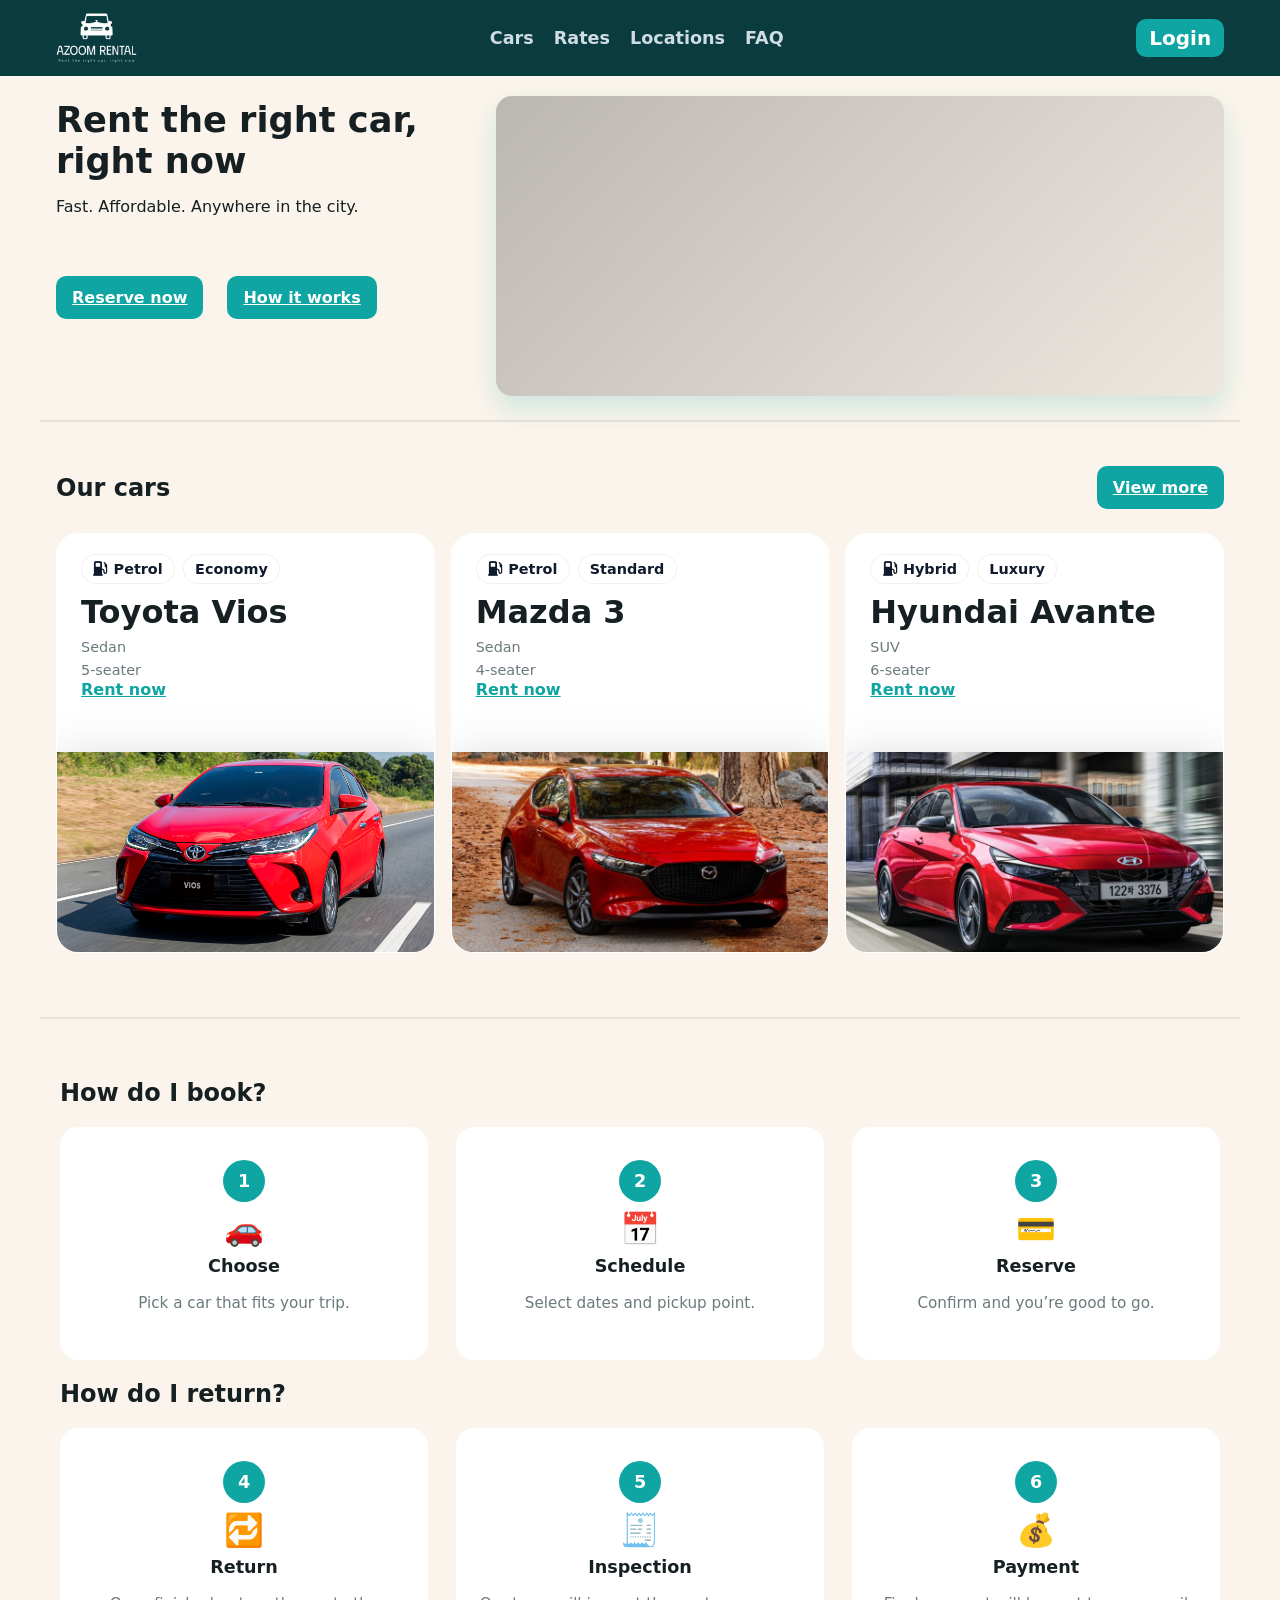
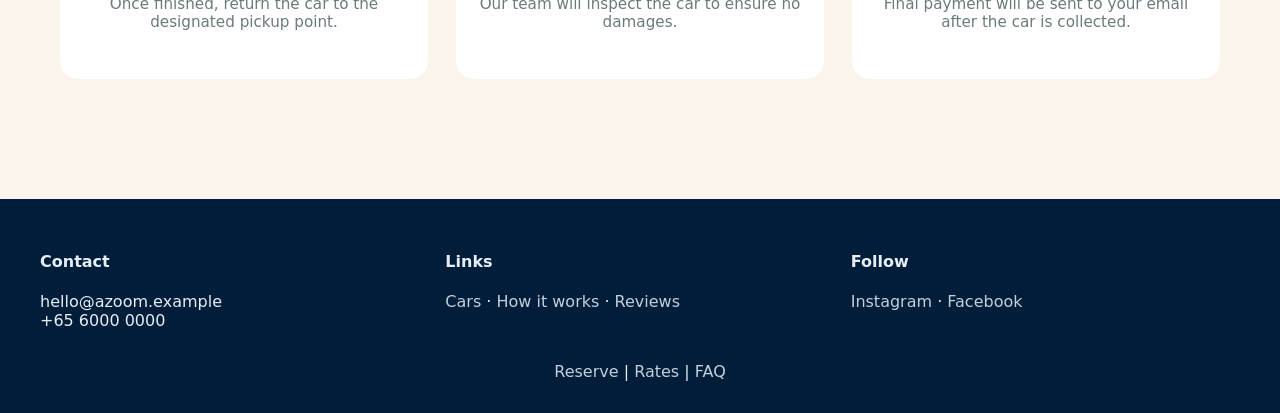
<file: index.html>
<!DOCTYPE html>
<html lang="en">
  <head>
    <meta charset="UTF-8" />
    <meta name="viewport" content="width=device-width, initial-scale=1" />
    <title>AZoom Rental</title>

    <link rel="stylesheet" href="./css/style.css" />
    <link
      rel="stylesheet"
      href="https://cdnjs.cloudflare.com/ajax/libs/font-awesome/6.5.0/css/all.min.css"
    />
    <script src="./js/script.js" defer></script>
  </head>

  <body>
    <!-- HEADER -->
    <header class="header" id="top">
      <div class="header-wrap">
        <!-- <a
          class="logo"
          src="img/azoom-rental-high-resolution-logo-transparent.png"
          href="./index.html"
          >AZoom Rental</a
        > -->
        <a href="./index.html">
          <img
            class="logo"
            src="./img/azoom-rental-high-resolution-logo-transparent.png"
            alt="AZoom Rental Logo"
            href="./index.html"
          />
        </a>

        <!-- main nav -->
        <nav id="main-nav" class="nav" aria-label="Primary">
          <a href="./carList.html">Cars</a>
          <a href="./rates.html">Rates</a>
          <a href="./location.html">Locations</a>
          <a href="./faq.html">FAQ</a>
        </nav>

        <!-- hamburger -->
        <button class="menu" aria-label="Open menu">
          <i class="fas fa-bars"></i>
        </button>

        <!-- login -->
        <div class="login">
          <a href="./login.html" class="btn small">Login</a>
        </div>
      </div>
    </header>

    <!-- MAIN -->
    <main>
      <!-- HERO -->
      <section class="hero" aria-label="Hero">
        <div class="hero-copy">
          <h1>Rent the right car, right now</h1>
          <p>Fast. Affordable. Anywhere in the city.</p>

          <div class="hero-buttons">
            <a class="btn" href="./carList.html">Reserve now</a>
            <a class="btn" href="./index.html#howto">How it works</a>
          </div>
        </div>

        <div class="hero-img">
          <div class="hero-overlay" aria-hidden="true"></div>
        </div>
      </section>

      <!-- RATES -->
      <!-- <section class="hero">
        <h2>Rates</h2>
        <div class="rates-grid">bring out the rates page into this</div>
      </section> -->
      <!-- RATES -->

      <!-- CARS -->
      <section id="cars" class="cars">
        <div class="section-head">
          <h2>Our cars</h2>
          <a class="btn-ghost" href="./carList.html">View more</a>
        </div>

        <!-- MAKE SURE THAT THE SECTION FOLLOWS THE FORMATTING OF CAR LIST, OTHERWISE IT WILL BE INCONSISTENT -->
        <div class="cards">
          <!-- <article class="car-card">
            Take most popular cars from car list and put them here
          </article> -->
          <article class="car-card">
            <div class="cardList-body">
              <div class="badges">
                <span class="badge"
                  ><i class="fa-solid fa-gas-pump"></i> Petrol</span
                >
                <span class="badge">Economy</span>
              </div>

              <h3 class="car-title">Toyota Vios</h3>

              <ul class="specs">
                <li>Sedan</li>
                <li>5-seater</li>
              </ul>

              <!-- Keep if you still want an action; otherwise remove -->
              <a class="link-btn" href="./reserve.html">Rent now</a>
            </div>

            <img
              src="./img/toyota_vios.png"
              alt="Toyota Vios"
              class="carList-hero"
              loading="lazy"
            />
          </article>

          <article class="car-card">
            <div class="cardList-body">
              <div class="badges">
                <span class="badge"
                  ><i class="fa-solid fa-gas-pump"></i> Petrol</span
                >
                <span class="badge">Standard</span>
              </div>

              <h3 class="car-title">Mazda 3</h3>

              <ul class="specs">
                <li>Sedan</li>
                <li>4-seater</li>
              </ul>

              <!-- Keep if you still want an action; otherwise remove -->
              <a class="link-btn" href="./reserve.html">Rent now</a>
            </div>

            <img
              src="./img/mazda3_hatchback.avif"
              alt="Mazda 3 Sedan"
              class="carList-hero"
              loading="lazy"
            />
          </article>

          <article class="car-card">
            <div class="cardList-body">
              <div class="badges">
                <span class="badge"
                  ><i class="fa-solid fa-gas-pump"></i> Hybrid</span
                >
                <span class="badge">Luxury</span>
              </div>

              <h3 class="car-title">Hyundai Avante</h3>

              <ul class="specs">
                <li>SUV</li>
                <li>6-seater</li>
              </ul>

              <!-- Keep if you still want an action; otherwise remove -->
              <a class="link-btn" href="./reserve.html">Rent now</a>
            </div>

            <img
              src="./img/hyundai.jpg"
              alt="Hyundai Avante N-Line"
              class="carList-hero"
              loading="lazy"
            />
          </article>
        </div>
        <!-- <div class="cards">
          <article class="card">
            <img
              src="https://images.unsplash.com/photo-1502877338535-766e1452684a?q=80&w=1200&auto=format&fit=crop"
              alt="Black sedan on a street"
            />
            <div class="card-body">
              <div>
                <h3>Sleek Sedan</h3>
                <p class="meta">
                  <span class="tag">Sedan</span>
                  <span class="rating">★ 4.8</span>
                </p>
              </div>
              <a href="./reserve.html"
                ><button class="link-btn">Reserve</button></a
              >
            </div>
          </article>

          <article class="card">
            <img
              src="https://images.unsplash.com/photo-1503376780353-7e6692767b70?q=80&w=1200&auto=format&fit=crop"
              alt="Grey SUV parked by trees"
            />
            <div class="card-body">
              <div>
                <h3>Urban SUV</h3>
                <p class="meta">
                  <span class="tag">SUV</span> <span class="rating">★ 4.7</span>
                </p>
              </div>
              <a href="./reserve.html"
                ><button class="link-btn">Reserve</button></a
              >
            </div>
          </article>

          <article class="card">
            <img
              src="https://images.unsplash.com/photo-1511919884226-fd3cad34687c?q=80&w=1200&auto=format&fit=crop"
              alt="Blue hatchback in city"
            />
            <div class="card-body">
              <div>
                <h3>City Hatch</h3>
                <p class="meta">
                  <span class="tag">Hatch</span>
                  <span class="rating">★ 4.6</span>
                </p>
              </div>
              <a href="./reserve.html"
                ><button class="link-btn">Reserve</button></a
              >
            </div>
          </article>
        </div> -->
      </section>

      <!-- HOW TO -->
      <section id="howto" class="steps">
        <h2>How do I book?</h2>
        <div class="steps-grid">
          <div class="step">
            <div class="step-num">1</div>
            <div class="icon">🚗</div>
            <h3>Choose</h3>
            <p>Pick a car that fits your trip.</p>
          </div>
          <div class="step">
            <div class="step-num">2</div>
            <div class="icon">📅</div>
            <h3>Schedule</h3>
            <p>Select dates and pickup point.</p>
          </div>
          <div class="step">
            <div class="step-num">3</div>
            <div class="icon">💳</div>
            <h3>Reserve</h3>
            <p>Confirm and you’re good to go.</p>
          </div>
        </div>

        <h2>How do I return?</h2>
        <div class="steps-grid">
          <div class="step">
            <div class="step-num">4</div>
            <div class="icon">🔁</div>
            <h3>Return</h3>
            <p>Once finished, return the car to the designated pickup point.</p>
          </div>
          <div class="step">
            <div class="step-num">5</div>
            <div class="icon">🧾</div>
            <h3>Inspection</h3>
            <p>Our team will inspect the car to ensure no damages.</p>
          </div>
          <div class="step">
            <div class="step-num">6</div>
            <div class="icon">💰</div>
            <h3>Payment</h3>
            <p>
              Final payment will be sent to your email after the car is
              collected.
            </p>
          </div>
        </div>
      </section>
    </main>

    <!-- FOOTER -->
    <footer class="footer">
      <div class="footer-grid">
        <div>
          <h4>Contact</h4>
          <p>hello@azoom.example<br />+65 6000 0000</p>
        </div>
        <div>
          <h4>Links</h4>
          <p>
            <a href="#cars">Cars</a> · <a href="#howto">How it works</a> ·
            <a href="#reviews">Reviews</a>
          </p>
        </div>
        <div>
          <h4>Follow</h4>
          <p><a href="#">Instagram</a> · <a href="#">Facebook</a></p>
        </div>
      </div>
      <div class="map">
        <a href="#cars">Reserve</a> | <a href="#">Rates</a> |
        <a href="#">FAQ</a>
      </div>
    </footer>
  </body>
</html>
</file>
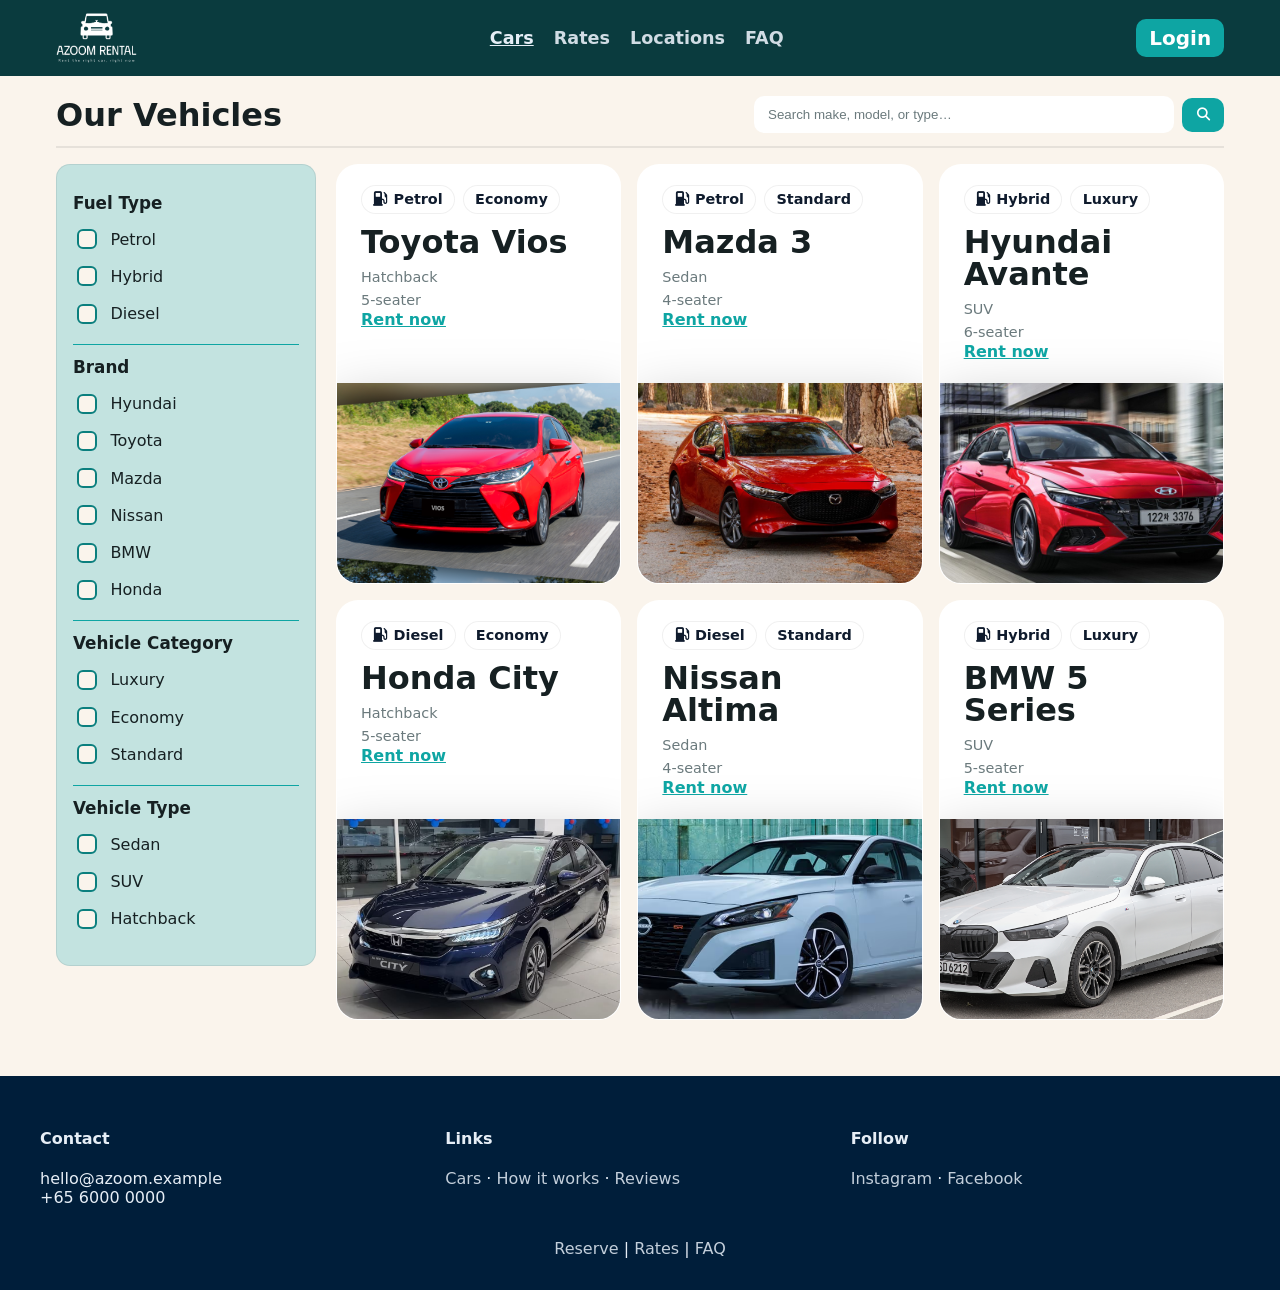
<file: carList.html>
<!DOCTYPE html>
<html lang="en">
  <head>
    <meta charset="UTF-8" />
    <meta name="viewport" content="width=device-width, initial-scale=1" />
    <title>AZoom Rental - Car List</title>

    <link rel="stylesheet" href="./css/style.css" />
    <link
      rel="stylesheet"
      href="https://cdnjs.cloudflare.com/ajax/libs/font-awesome/6.5.0/css/all.min.css"
    />
    <script src="./js/script.js" defer></script>
  </head>

  <body>
    <!-- HEADER -->
    <header class="header" id="top">
      <div class="header-wrap">
        <a href="./index.html">
          <img
            class="logo"
            src="./img/azoom-rental-high-resolution-logo-transparent.png"
            alt="AZoom Rental Logo"
            href="./index.html"
          />
        </a>

        <nav id="main-nav" class="nav" aria-label="Primary">
          <a href="./carList.html" class="active">Cars</a>
          <a href="./rates.html">Rates</a>
          <a href="./location.html">Locations</a>
          <a href="./faq.html">FAQ</a>
        </nav>

        <button class="menu" aria-label="Open menu">
          <i class="fas fa-bars"></i>
        </button>

        <div class="login">
          <a href="./login.html" class="btn small">Login</a>
        </div>
      </div>
    </header>

    <!-- MAIN -->
    <main class="list">
      <!-- top bar: title + search -->
      <div class="list-head">
        <h1>Our Vehicles</h1>

        <form
          class="search"
          role="search"
          aria-label="Search cars"
          onsubmit="return false;"
        >
          <input
            type="search"
            name="q"
            placeholder="Search make, model, or type…"
            aria-label="Search make, model, or type"
          />
          <button class="sbtn" type="submit">
            <i class="fa-solid fa-magnifying-glass" aria-hidden="true"></i>
            <span class="sr">Search</span>
          </button>
        </form>
      </div>

      <!-- body: filters (left) + grid (right) -->
      <div class="list-body">
        <!-- FILTERS -->
        <aside class="filters" aria-label="Filters">
          <div class="filter-group">
            <h3>Fuel Type</h3>
            <label><input type="checkbox" /> Petrol</label>
            <label><input type="checkbox" /> Hybrid</label>
            <label><input type="checkbox" /> Diesel</label>
          </div>
          <div class="filter-group">
            <h3>Brand</h3>
            <label><input type="checkbox" /> Hyundai</label>
            <label><input type="checkbox" /> Toyota</label>
            <label><input type="checkbox" /> Mazda</label>
            <label><input type="checkbox" /> Nissan</label>
            <label><input type="checkbox" /> BMW</label>
            <label><input type="checkbox" /> Honda</label>
          </div>

          <div class="filter-group">
            <h3>Vehicle Category</h3>
            <label><input type="checkbox" /> Luxury</label>
            <label><input type="checkbox" /> Economy</label>
            <label><input type="checkbox" /> Standard</label>
          </div>

          <div class="filter-group">
            <h3>Vehicle Type</h3>
            <label><input type="checkbox" /> Sedan</label>
            <label><input type="checkbox" /> SUV</label>
            <label><input type="checkbox" /> Hatchback</label>
          </div>
          <!-- <button class="btn filter-apply" type="button">Apply</button> -->
        </aside>

        <!-- CARS GRID -->
        <section class="cards" aria-label="Cars">
          <article class="car-card">
            <div class="cardList-body">
              <div class="badges">
                <span class="badge"
                  ><i class="fa-solid fa-gas-pump"></i> Petrol</span
                >
                <span class="badge">Economy</span>
              </div>

              <h3 class="car-title">Toyota Vios</h3>

              <ul class="specs">
                <li>Hatchback</li>
                <li>5-seater</li>
              </ul>

              <!-- Keep if you still want an action; otherwise remove -->
              <a class="link-btn" href="./reserve.html">Rent now</a>
            </div>

            <img
              src="./img/toyota_vios.png"
              alt="Toyota Vios"
              class="carList-hero"
              loading="lazy"
            />
          </article>

          <article class="car-card">
            <div class="cardList-body">
              <div class="badges">
                <span class="badge"
                  ><i class="fa-solid fa-gas-pump"></i> Petrol</span
                >
                <span class="badge">Standard</span>
              </div>

              <h3 class="car-title">Mazda 3</h3>

              <ul class="specs">
                <li>Sedan</li>
                <li>4-seater</li>
              </ul>

              <!-- Keep if you still want an action; otherwise remove -->
              <a class="link-btn" href="./reserve.html">Rent now</a>
            </div>

            <img
              src="./img/mazda3_hatchback.avif"
              alt="Mazda 3 Sedan"
              class="carList-hero"
              loading="lazy"
            />
          </article>

          <article class="car-card">
            <div class="cardList-body">
              <div class="badges">
                <span class="badge"
                  ><i class="fa-solid fa-gas-pump"></i> Hybrid</span
                >
                <span class="badge">Luxury</span>
              </div>

              <h3 class="car-title">Hyundai Avante</h3>

              <ul class="specs">
                <li>SUV</li>
                <li>6-seater</li>
              </ul>

              <!-- Keep if you still want an action; otherwise remove -->
              <a class="link-btn" href="./reserve.html">Rent now</a>
            </div>

            <img
              src="./img/hyundai.jpg"
              alt="Hyundai Avante N-Line"
              class="carList-hero"
              loading="lazy"
            />
          </article>

          <article class="car-card">
            <div class="cardList-body">
              <div class="badges">
                <span class="badge"
                  ><i class="fa-solid fa-gas-pump"></i> Diesel</span
                >
                <span class="badge">Economy</span>
              </div>

              <h3 class="car-title">Honda City</h3>

              <ul class="specs">
                <li>Hatchback</li>
                <li>5-seater</li>
              </ul>

              <a class="link-btn" href="./reserve.html">Rent now</a>
            </div>

            <img
              src="./img/honda city.png"
              alt="Honda City Sedan"
              class="carList-hero"
              loading="lazy"
            />
          </article>

          <article class="car-card">
            <div class="cardList-body">
              <div class="badges">
                <span class="badge"
                  ><i class="fa-solid fa-gas-pump"></i> Diesel</span
                >
                <span class="badge">Standard</span>
              </div>

              <h3 class="car-title">Nissan Altima</h3>

              <ul class="specs">
                <li>Sedan</li>
                <li>4-seater</li>
              </ul>

              <a class="link-btn" href="./reserve.html">Rent now</a>
            </div>

            <img
              src="./img/nissan altima.png"
              alt="Nissan Altima Sedan"
              class="carList-hero"
              loading="lazy"
            />
          </article>

          <article class="car-card">
            <div class="cardList-body">
              <div class="badges">
                <span class="badge"
                  ><i class="fa-solid fa-gas-pump"></i> Hybrid</span
                >
                <span class="badge">Luxury</span>
              </div>

              <h3 class="car-title">BMW 5 Series</h3>

              <ul class="specs">
                <li>SUV</li>
                <li>5-seater</li>
              </ul>

              <a class="link-btn" href="./reserve.html">Rent now</a>
            </div>

            <img
              src="./img/bmw 5 series.png"
              alt="BMW 5 Series Sedan"
              class="carList-hero"
              loading="lazy"
            />
          </article>
          <!-- add more cards as needed -->
        </section>
      </div>
    </main>

    <!-- FOOTER -->
    <footer class="footer">
      <div class="footer-grid">
        <div>
          <h4>Contact</h4>
          <p>hello@azoom.example<br />+65 6000 0000</p>
        </div>
        <div>
          <h4>Links</h4>
          <p>
            <a href="./carList.html">Cars</a> ·
            <a href="./index.html#howto">How it works</a> ·
            <a href="./index.html#reviews">Reviews</a>
          </p>
        </div>
        <div>
          <h4>Follow</h4>
          <p><a href="#">Instagram</a> · <a href="#">Facebook</a></p>
        </div>
      </div>
      <div class="map">
        <a href="./reserve.html">Reserve</a> |
        <a href="./rates.html">Rates</a> |
        <a href="./faq.html">FAQ</a>
      </div>
    </footer>
  </body>
</html>
</file>
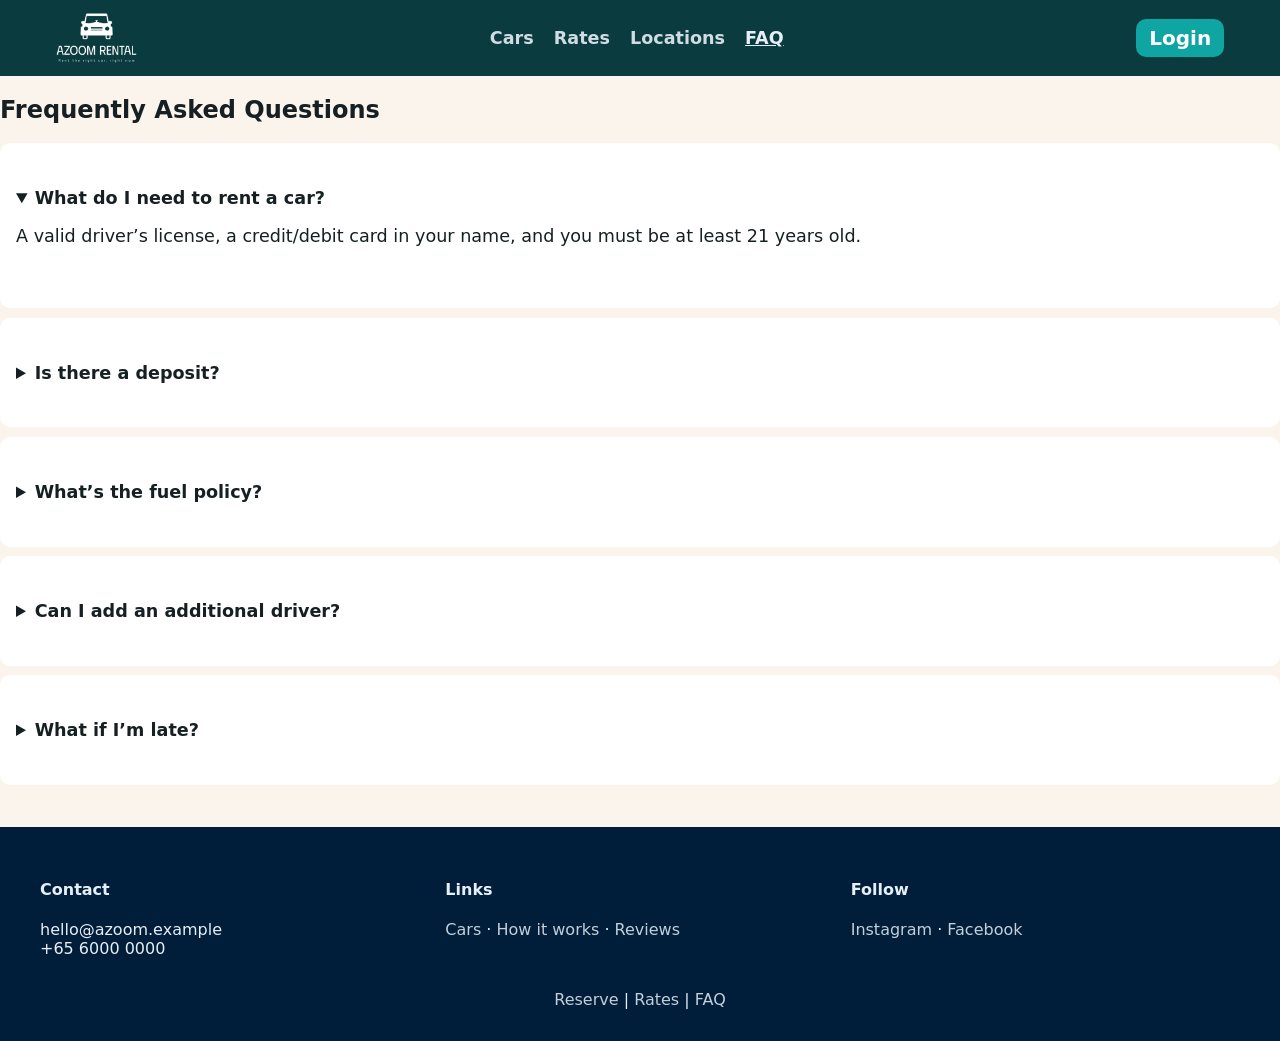
<file: faq.html>
<!DOCTYPE html>
<html lang="en">
  <head>
    <meta charset="UTF-8" />
    <meta name="viewport" content="width=device-width, initial-scale=1" />
    <title>AZoom Rental – FAQ</title>
    <link rel="stylesheet" href="./css/style.css" />
    <link
      rel="stylesheet"
      href="https://cdnjs.cloudflare.com/ajax/libs/font-awesome/6.5.0/css/all.min.css"
    />
    <script src="./js/script.js" defer></script>
  </head>
  <body>
    <header class="header" id="top">
      <div class="header-wrap">
        <a href="./index.html">
          <img
            class="logo"
            src="./img/azoom-rental-high-resolution-logo-transparent.png"
            alt="AZoom Rental Logo"
            href="./index.html"
          />
        </a>
        <nav id="main-nav" class="nav" aria-label="Primary">
          <a href="./carList.html">Cars</a>
          <a href="./rates.html">Rates</a>
          <a href="./location.html">Locations</a>
          <a href="./faq.html" class="active">FAQ</a>
        </nav>
        <button class="menu" aria-label="Open menu">
          <i class="fas fa-bars"></i>
        </button>
        <div class="login">
          <a href="./login.html" class="btn small">Login</a>
        </div>
      </div>
    </header>

    <main class="page">
      <section class="content">
        <h1>Frequently Asked Questions</h1>

        <!-- details/summary = no JS accordion -->
        <div class="faq">
          <details open>
            <summary>What do I need to rent a car?</summary>
            <p>
              A valid driver’s license, a credit/debit card in your name, and
              you must be at least 21 years old.
            </p>
          </details>
          <details>
            <summary>Is there a deposit?</summary>
            <p>
              Yes, a refundable hold is placed on your card at pickup. The
              amount depends on vehicle class.
            </p>
          </details>
          <details>
            <summary>What’s the fuel policy?</summary>
            <p>
              Full-to-full. Return the vehicle with the same fuel level to avoid
              refuel charges.
            </p>
          </details>
          <details>
            <summary>Can I add an additional driver?</summary>
            <p>
              Absolutely. Add during booking or at the counter. A small daily
              fee may apply.
            </p>
          </details>
          <details>
            <summary>What if I’m late?</summary>
            <p>
              There’s a grace period of 30 minutes. After that, hourly charges
              apply up to the daily rate.
            </p>
          </details>
        </div>
      </section>
    </main>

    <footer class="footer">
      <div class="footer-grid">
        <div>
          <h4>Contact</h4>
          <p>hello@azoom.example<br />+65 6000 0000</p>
        </div>
        <div>
          <h4>Links</h4>
          <p>
            <a href="./carList.html">Cars</a> ·
            <a href="#howto">How it works</a> ·
            <a href="#reviews">Reviews</a>
          </p>
        </div>
        <div>
          <h4>Follow</h4>
          <p><a href="#">Instagram</a> · <a href="#">Facebook</a></p>
        </div>
      </div>
      <div class="map">
        <a href="./carList.html">Reserve</a> |
        <a href="./rates.html">Rates</a> |
        <a href="./faq.html">FAQ</a>
      </div>
    </footer>
  </body>
</html>
</file>
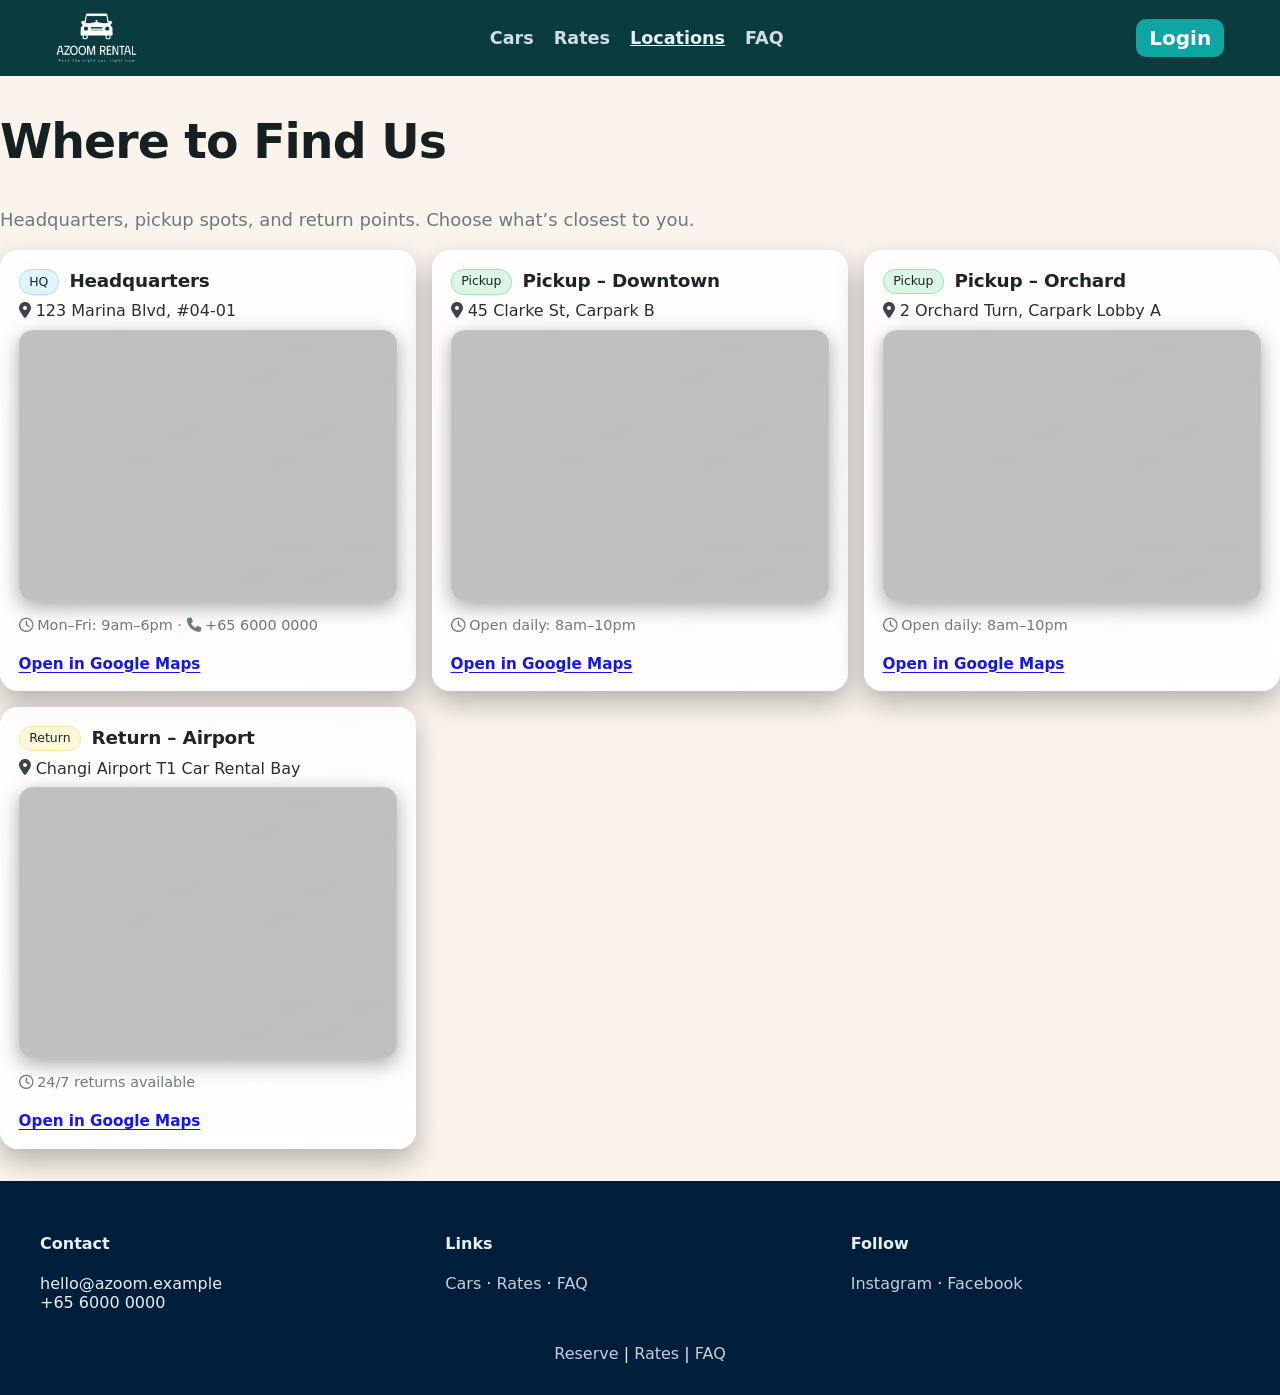
<file: location.html>
<!DOCTYPE html>
<html lang="en">
  <head>
    <meta charset="UTF-8" />
    <meta name="viewport" content="width=device-width, initial-scale=1" />
    <title>AZoom Rental – Locations</title>
    <link rel="stylesheet" href="./css/style.css" />
    <link
      rel="stylesheet"
      href="https://cdnjs.cloudflare.com/ajax/libs/font-awesome/6.5.0/css/all.min.css"
    />
    <script src="./js/script.js" defer></script>
  </head>
  <body>
    <header class="header" id="top">
      <div class="header-wrap">
        <a href="./index.html">
          <img
            class="logo"
            src="./img/azoom-rental-high-resolution-logo-transparent.png"
            alt="AZoom Rental Logo"
            href="./index.html"
          />
        </a>
        <nav id="main-nav" class="nav" aria-label="Primary">
          <a href="./carList.html">Cars</a>
          <a href="./rates.html">Rates</a>
          <a href="./location.html" class="active">Locations</a>
          <a href="./faq.html">FAQ</a>
        </nav>
        <button class="menu" aria-label="Open menu">
          <i class="fas fa-bars"></i>
        </button>
        <div class="login">
          <a href="./login.html" class="btn small">Login</a>
        </div>
      </div>
    </header>

    <main class="page">
      <section class="content locations">
        <header class="loc-hero">
          <h1 class="title">Where to Find Us</h1>
          <p class="subtitle">
            Headquarters, pickup spots, and return points. Choose what’s closest
            to you.
          </p>

          <!-- simple legend / tags (optional) -->
          <!-- <div class="loc-legend" aria-label="Location types">
            <span class="tag hq"><i class="fa-solid fa-building"></i> HQ</span>
            <span class="tag pickup"
              ><i class="fa-solid fa-key"></i> Pickup</span
            >
            <span class="tag return"
              ><i class="fa-solid fa-right-left"></i> Return</span
            >
          </div> -->
        </header>

        <div class="loc-grid">
          <!-- HQ -->
          <article class="loc-card">
            <div class="loc-card-head">
              <span class="tag hq" aria-label="Headquarters">HQ</span>
              <h3>Headquarters</h3>
            </div>
            <p class="address">
              <i class="fa-solid fa-location-dot"></i> 123 Marina Blvd, #04-01
            </p>
            <div class="map-box">
              <iframe
                title="Map – AZoom HQ"
                loading="lazy"
                referrerpolicy="no-referrer-when-downgrade"
                src="https://www.google.com/maps?q=Marina%20Bay%20Sands&output=embed"
              ></iframe>
            </div>
            <p class="mini">
              <i class="fa-regular fa-clock"></i> Mon–Fri: 9am–6pm ·
              <i class="fa-solid fa-phone"></i> +65 6000 0000
            </p>
            <a
              class="ghost-link"
              href="https://www.google.com/maps/search/?api=1&query=Marina%20Bay%20Sands"
              target="_blank"
              rel="noopener"
              >Open in Google Maps</a
            >
          </article>

          <!-- Pickup – Downtown -->
          <article class="loc-card">
            <div class="loc-card-head">
              <span class="tag pickup" aria-label="Pickup point">Pickup</span>
              <h3>Pickup – Downtown</h3>
            </div>
            <p class="address">
              <i class="fa-solid fa-location-dot"></i> 45 Clarke St, Carpark B
            </p>
            <div class="map-box">
              <iframe
                title="Map – Downtown Pickup"
                loading="lazy"
                referrerpolicy="no-referrer-when-downgrade"
                src="https://www.google.com/maps?q=Clarke%20Quay&output=embed"
              ></iframe>
            </div>
            <p class="mini">
              <i class="fa-regular fa-clock"></i> Open daily: 8am–10pm
            </p>
            <a
              class="ghost-link"
              href="https://www.google.com/maps/search/?api=1&query=Clarke%20Quay"
              target="_blank"
              rel="noopener"
              >Open in Google Maps</a
            >
          </article>

          <!-- NEW: Pickup – Orchard -->
          <article class="loc-card">
            <div class="loc-card-head">
              <span class="tag pickup" aria-label="Pickup point">Pickup</span>
              <h3>Pickup – Orchard</h3>
            </div>
            <p class="address">
              <i class="fa-solid fa-location-dot"></i> 2 Orchard Turn, Carpark
              Lobby A
            </p>
            <div class="map-box">
              <iframe
                title="Map – Orchard Pickup"
                loading="lazy"
                referrerpolicy="no-referrer-when-downgrade"
                src="https://www.google.com/maps?q=ION%20Orchard&output=embed"
              ></iframe>
            </div>
            <p class="mini">
              <i class="fa-regular fa-clock"></i> Open daily: 8am–10pm
            </p>
            <a
              class="ghost-link"
              href="https://www.google.com/maps/search/?api=1&query=ION%20Orchard"
              target="_blank"
              rel="noopener"
              >Open in Google Maps</a
            >
          </article>

          <!-- Return – Airport -->
          <article class="loc-card">
            <div class="loc-card-head">
              <span class="tag return" aria-label="Return point">Return</span>
              <h3>Return – Airport</h3>
            </div>
            <p class="address">
              <i class="fa-solid fa-location-dot"></i> Changi Airport T1 Car
              Rental Bay
            </p>
            <div class="map-box">
              <iframe
                title="Map – Airport Return"
                loading="lazy"
                referrerpolicy="no-referrer-when-downgrade"
                src="https://www.google.com/maps?q=Changi%20Airport%20Terminal%201&output=embed"
              ></iframe>
            </div>
            <p class="mini">
              <i class="fa-regular fa-clock"></i> 24/7 returns available
            </p>
            <a
              class="ghost-link"
              href="https://www.google.com/maps/search/?api=1&query=Changi%20Airport%20Terminal%201"
              target="_blank"
              rel="noopener"
              >Open in Google Maps</a
            >
          </article>
        </div>
      </section>
    </main>

    <!-- <main class="page">
      <section class="content">
        <h1>Where to Find Us</h1>
        <p>
          Headquarters, pickup spots, and return points. Choose what’s closest
          to you.
        </p>

        <div class="grid-3">
          <div class="loc-card">
            <h3>Headquarters</h3>
            <p>123 Marina Blvd, #04-01</p>
            <div class="map-embed">
              <iframe
                loading="lazy"
                referrerpolicy="no-referrer-when-downgrade"
                src="https://www.google.com/maps?q=Marina%20Bay%20Sands&output=embed"
              ></iframe>
            </div>
            <p class="mini">Mon–Fri: 9am–6pm · +65 6000 0000</p>
          </div>

          <div class="loc-card">
            <h3>Pickup – Downtown</h3>
            <p>45 Clarke St, Carpark B</p>
            <div class="map-embed">
              <iframe
                loading="lazy"
                referrerpolicy="no-referrer-when-downgrade"
                src="https://www.google.com/maps?q=Clarke%20Quay&output=embed"
              ></iframe>
            </div>
            <p class="mini">Open daily: 8am–10pm</p>
          </div>

          <div class="loc-card">
            <h3>Return – Airport</h3>
            <p>Changi Airport T1 Car Rental Bay</p>
            <div class="map-embed">
              <iframe
                loading="lazy"
                referrerpolicy="no-referrer-when-downgrade"
                src="https://www.google.com/maps?q=Changi%20Airport%20Terminal%201&output=embed"
              ></iframe>
            </div>
            <p class="mini">24/7 returns available</p>
          </div>
        </div>
      </section>
    </main> -->

    <footer class="footer">
      <div class="footer-grid">
        <div>
          <h4>Contact</h4>
          <p>hello@azoom.example<br />+65 6000 0000</p>
        </div>
        <div>
          <h4>Links</h4>
          <p>
            <a href="./carList.html">Cars</a> ·
            <a href="./rates.html">Rates</a> ·
            <a href="./faq.html">FAQ</a>
          </p>
        </div>
        <div>
          <h4>Follow</h4>
          <p><a href="#">Instagram</a> · <a href="#">Facebook</a></p>
        </div>
      </div>
      <div class="map">
        <a href="./reserve.html">Reserve</a> |
        <a href="./rates.html">Rates</a> | <a href="./faq.html">FAQ</a>
      </div>
    </footer>
  </body>
</html>
</file>
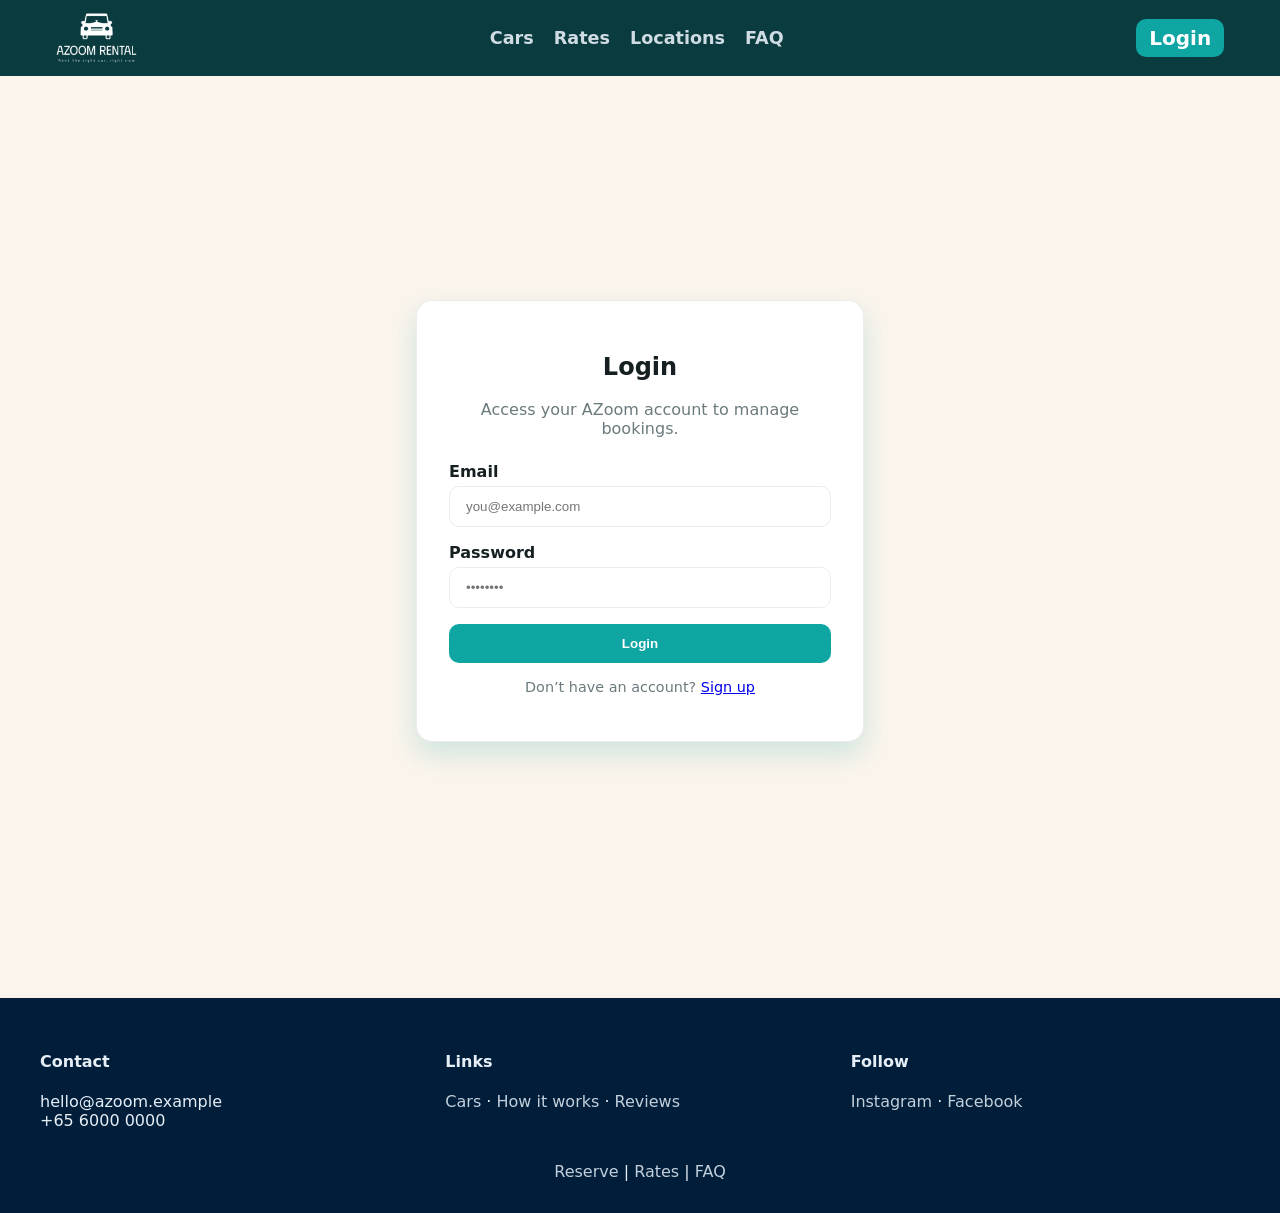
<file: login.html>
<!DOCTYPE html>
<html lang="en">
  <head>
    <meta charset="UTF-8" />
    <meta name="viewport" content="width=device-width, initial-scale=1.0" />
    <title>Login Page</title>
    <link rel="stylesheet" href="./css/style.css" />
    <link
      rel="stylesheet"
      href="https://cdnjs.cloudflare.com/ajax/libs/font-awesome/6.5.0/css/all.min.css"
    />
    <script src="./js/script.js" defer></script>
  </head>
  <body>
    <header class="header" id="top">
      <div class="header-wrap">
        <a href="./index.html">
          <img
            class="logo"
            src="./img/azoom-rental-high-resolution-logo-transparent.png"
            alt="AZoom Rental Logo"
            href="./index.html"
          />
        </a>

        <nav id="main-nav" class="nav" aria-label="Primary">
          <a href="./carList.html">Cars</a>
          <a href="./rates.html">Rates</a>
          <a href="./location.html">Locations</a>
          <a href="./faq.html">FAQ</a>
        </nav>

        <button class="menu" aria-label="Open menu">
          <i class="fas fa-bars" aria-hidden="true"></i>
        </button>
        <div class="login"><a href="#" class="btn small">Login</a></div>
      </div>
    </header>

    <!-- MAIN -->
    <!-- MAIN -->
    <main class="login-page">
      <!-- Save the username/password in local storage  -->

      <section class="login-card">
        <h1 class="xl">Login</h1>
        <p class="lead">Access your AZoom account to manage bookings.</p>

        <form id="loginForm" class="login-form">
          <label class="field">
            <span>Email</span>
            <input
              type="email"
              id="email"
              required
              placeholder="you@example.com"
            />
          </label>

          <label class="field">
            <span>Password</span>
            <input
              type="password"
              id="password"
              required
              placeholder="••••••••"
            />
          </label>

          <button type="submit" class="btn block">Login</button>
        </form>

        <p class="mini muted">Don’t have an account? <a href="#">Sign up</a></p>
      </section>
    </main>

    <!-- FOOTER -->
    <footer class="footer">
      <div class="footer-grid">
        <div>
          <h4>Contact</h4>
          <p>hello@azoom.example<br />+65 6000 0000</p>
        </div>
        <div>
          <h4>Links</h4>
          <p>
            <a href="./carList.html">Cars</a> ·
            <a href="#howto">How it works</a> ·
            <a href="#reviews">Reviews</a>
          </p>
        </div>
        <div>
          <h4>Follow</h4>
          <p><a href="#">Instagram</a> · <a href="#">Facebook</a></p>
        </div>
      </div>
      <div class="map">
        <a href="./reserve.html">Reserve</a> |
        <a href="./rates.html">Rates</a> |
        <a href="./faq.html">FAQ</a>
      </div>
    </footer>
  </body>
</html>
</file>
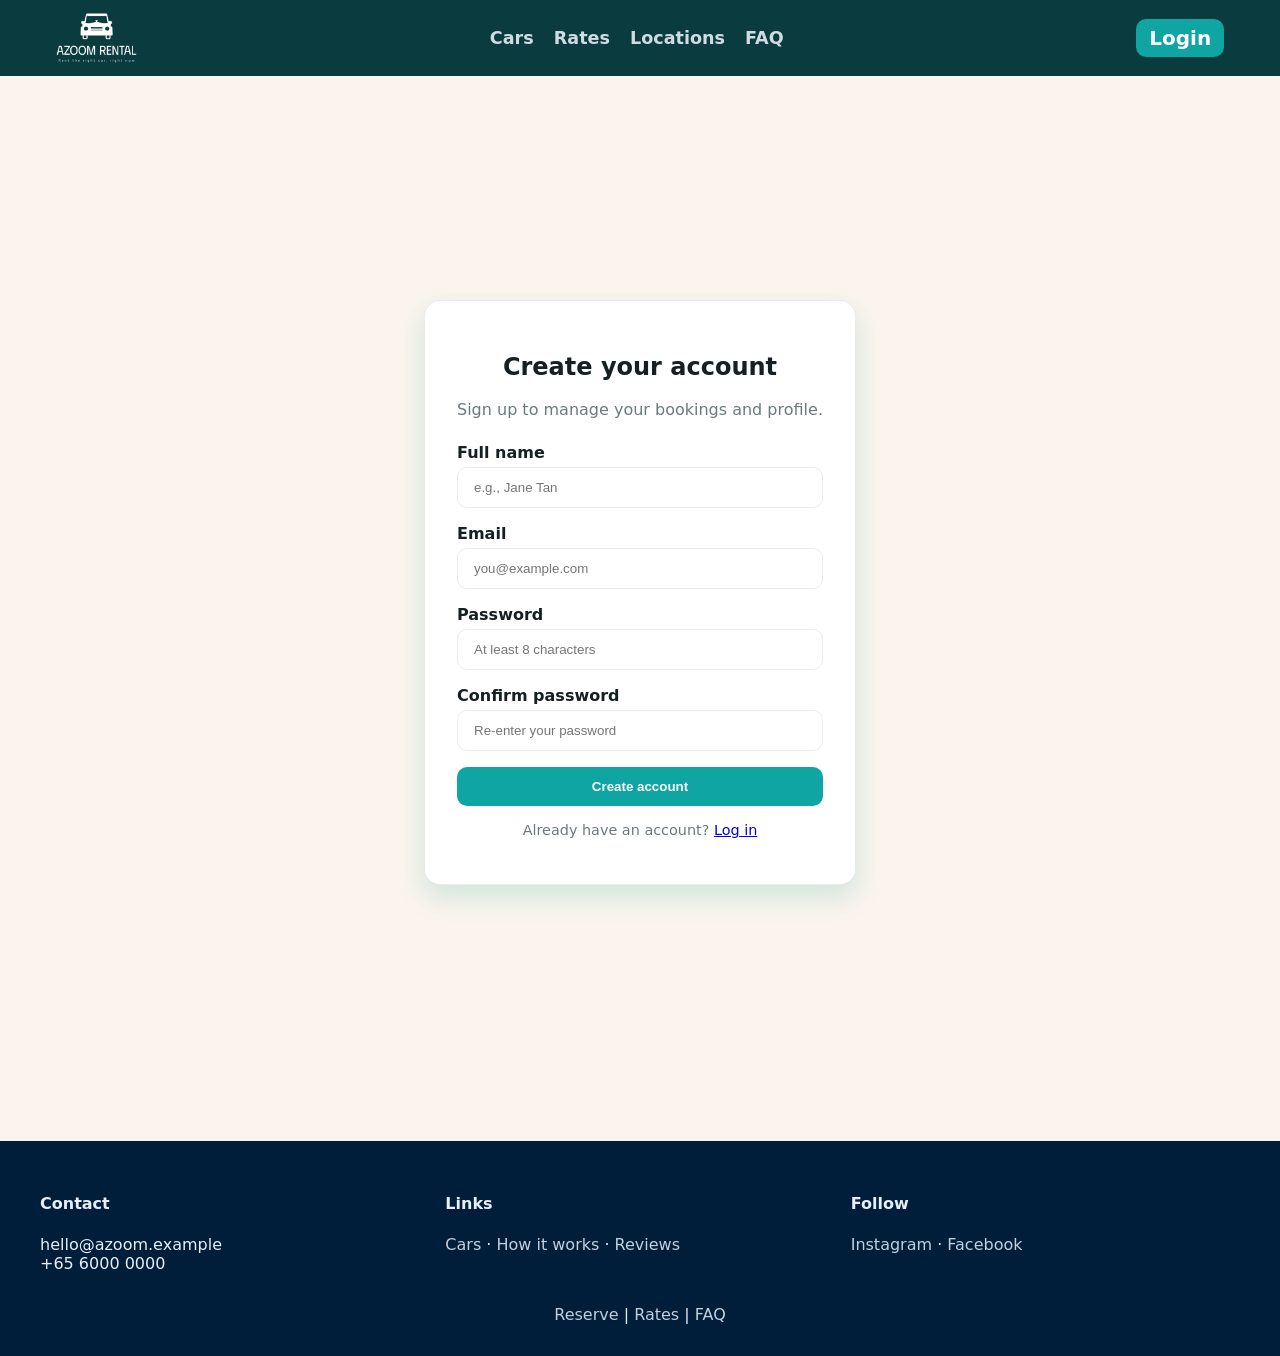
<file: signup.html>
<!DOCTYPE html>
<html lang="en">
  <head>
    <meta charset="UTF-8" />
    <meta name="viewport" content="width=device-width, initial-scale=1" />
    <title>Sign Up – AZoom Rental</title>

    <link rel="stylesheet" href="./css/style.css" />
    <link
      rel="stylesheet"
      href="https://cdnjs.cloudflare.com/ajax/libs/font-awesome/6.5.0/css/all.min.css"
    />

    <script src="./js/script.js" defer></script>
  </head>

  <body>
    <!-- HEADER -->
    <header class="header" id="top">
      <div class="header-wrap">
        <a href="./index.html">
          <img
            class="logo"
            src="./img/azoom-rental-high-resolution-logo-transparent.png"
            alt="AZoom Rental Logo"
          />
        </a>

        <nav id="main-nav" class="nav" aria-label="Primary">
          <a href="./carList.html">Cars</a>
          <a href="./rates.html">Rates</a>
          <a href="./location.html">Locations</a>
          <a href="./faq.html">FAQ</a>
        </nav>

        <button class="menu" aria-label="Open menu">
          <i class="fas fa-bars" aria-hidden="true"></i>
        </button>
        <div class="login">
          <a href="./login.html" class="btn small">Login</a>
        </div>
      </div>
    </header>

    <!-- MAIN -->
    <main class="login-page">
      <section class="login-card" aria-labelledby="signupTitle">
        <h1 id="signupTitle" class="xl">Create your account</h1>
        <p class="lead">Sign up to manage your bookings and profile.</p>

        <form id="signupForm" class="login-form" novalidate>
          <label class="field">
            <span>Full name</span>
            <input
              type="text"
              id="name"
              name="name"
              required
              placeholder="e.g., Jane Tan"
            />
          </label>

          <label class="field">
            <span>Email</span>
            <input
              type="email"
              id="email"
              name="email"
              required
              placeholder="you@example.com"
            />
          </label>

          <label class="field">
            <span>Password</span>
            <input
              type="password"
              id="password"
              name="password"
              minlength="8"
              required
              placeholder="At least 8 characters"
            />
          </label>

          <label class="field">
            <span>Confirm password</span>
            <input
              type="password"
              id="confirm"
              name="confirm"
              minlength="8"
              required
              placeholder="Re-enter your password"
            />
          </label>

          <button type="submit" class="btn block">Create account</button>
        </form>

        <p class="mini muted">
          Already have an account? <a href="./login.html">Log in</a>
        </p>
      </section>
    </main>

    <!-- FOOTER -->
    <footer class="footer">
      <div class="footer-grid">
        <div>
          <h4>Contact</h4>
          <p>hello@azoom.example<br />+65 6000 0000</p>
        </div>
        <div>
          <h4>Links</h4>
          <p>
            <a href="./carList.html">Cars</a> ·
            <a href="./index.html#howto">How it works</a> ·
            <a href="./index.html#reviews">Reviews</a>
          </p>
        </div>
        <div>
          <h4>Follow</h4>
          <p><a href="#">Instagram</a> · <a href="#">Facebook</a></p>
        </div>
      </div>
      <div class="map">
        <a href="./reserve.html">Reserve</a> |
        <a href="./rates.html">Rates</a> |
        <a href="./faq.html">FAQ</a>
      </div>
    </footer>
  </body>
</html>
</file>
<file: css/style.css>
/* ========== VARIABLES ========== */

/* Modern Travel */
:root {
  --bg: #faf4ec;
  --surface: #ffffff;
  --nav: #0a3b3e;
  --nav-light: #c3e3e0;
  --nav-dark: #07292c;
  --brand: #0ea5a3;
  --brand-dark: #0b7f7e;
  --text: #162022;
  --muted: #6b7a7d;
  --accent: #f59e0b;
  --accent-hover: #d97706;
  --line: rgba(0, 0, 0, 0.08);
  --shadow: 0 12px 26px rgba(14, 165, 163, 0.18);
}

/* ========== BASE ========== */
* {
  box-sizing: border-box;
}
body {
  margin: 0;
  font-family: system-ui, -apple-system, Segoe UI, Roboto, Arial, sans-serif;
  background: var(--bg);
  color: var(--text);
  height: 100%;
  min-height: 100dvh;
  display: flex;
  flex-direction: column;
}

main {
  flex: 1 0 auto;
}

main::after {
  content: "";
  display: block;
  height: 1rem; /* the “gap” above the footer */
}
/* ========== HEADER ========== */
.header {
  background: var(--nav);
  position: sticky;
  top: 0;
  z-index: 1000;
  transition: box-shadow 0.25s ease;
}
.header.scrolled {
  box-shadow: 0 6px 18px rgba(0, 0, 0, 0.25);
}
.header-wrap {
  max-width: 1200px;
  margin: 0 auto;
  padding: 0.8rem 1rem;
  display: flex;
  justify-content: space-between;
  align-items: center;
}

.logo {
  height: 50px;
  width: auto;
  display: block;
}

.nav {
  display: flex;
  gap: 1.25rem;
  justify-content: center;
}
.nav a {
  color: #e6eef6;
  text-decoration: none;
  font-weight: 600;
  opacity: 0.9;
  font-size: 1.1rem;
}
.nav a:hover,
.nav a.active {
  opacity: 1;
  text-decoration: underline;
}

.menu {
  display: none;
  font-size: 1.6rem;
  color: white;
  background: none;
  border: none;
  cursor: pointer;
  position: absolute;
  right: 110px;
}

.login {
  display: flex;
  align-items: center;
  justify-content: flex-end;
  gap: 0.75rem;
}

.hero-buttons {
  display: flex;
  gap: 1.5rem;
  margin-top: 3.75rem;
}
.btn,
.btn-ghost,
.sbtn {
  background: var(--brand);
  color: #fff;
  border: none;
  cursor: pointer;
  padding: 0.75rem 1rem;
  border-radius: 10px;
  font-weight: 600;
  transition: 0.15s;
}
.btn:hover,
.btn-ghost:hover,
.sbtn:hover {
  background: var(--brand-dark);
  transform: translateY(-1px);
}
.btn.small,
.btn-ghost.small,
.sbtn.small {
  padding: 0.45rem 0.8rem;
  font-size: 1.25rem;
  text-decoration: none;
}

/* ========== About section  ========== */
.hero {
  max-width: 1200px;
  margin: 1.25rem auto 0;
  padding: 0 1rem 1.5rem;
  display: grid;
  grid-template-columns: 420px 1fr;
  gap: 1.25rem;
  border-bottom: 2px solid var(--line);
}
.hero h1 {
  margin: 0.2rem 0 0.6rem;
  font-size: 2.2rem;
}

.hint {
  font-size: 0.85rem;
  color: var(--muted);
}
.hero-img {
  min-height: 300px;
  border-radius: 16px;
  background: center/cover no-repeat
    url("https://images.unsplash.com/photo-1494976388531-d1058494cdd8?q=80&w=1600&auto=format&fit=crop");
  position: relative;
  overflow: hidden;
  box-shadow: var(--shadow);
}
.hero-overlay {
  position: absolute;
  inset: 0;
  background: linear-gradient(135deg, rgba(0, 0, 0, 0.25), rgba(0, 0, 0, 0.05));
}

/* ========== CARS ========== */
.cars {
  max-width: 1200px;
  margin: 1rem auto 0;
  padding: 1rem;
  /* border-top: 2px solid var(--line); */
}
.section-head {
  display: flex;
  justify-content: space-between;
  align-items: center;
  margin-bottom: 0.75rem;
}
/* .section-head h2 {
  margin: 0;
  font-size: 1.25rem;
} */

.cards {
  display: grid;
  grid-template-columns: repeat(3, 1fr);
  gap: 1rem;
}
.link-btn {
  background: none;
  border: none;
  color: var(--brand);
  font-weight: 800;
  cursor: pointer;
}
.link-btn:hover {
  text-decoration: underline;
}

.steps {
  max-width: 1200px;
  margin: 3rem auto;
  padding: 2.5rem 1.25rem;
  border-top: 2px solid var(--line);
}

.steps-grid {
  margin-top: 1.25rem;
  display: grid;
  gap: 1.75rem; /* bigger gaps */
  grid-template-columns: repeat(3, 1fr);
}

.step {
  background: var(--surface);
  border: 1px solid rgba(255, 255, 255, 0.06);
  border-radius: 18px; /* slightly rounder */
  padding: 2rem 1.25rem; /* bigger padding */
  text-align: center;
  transition: transform 0.25s ease, box-shadow 0.25s ease, opacity 0.5s ease;
}

/* Larger bits */
.step-num {
  width: 56px;
  height: 56px;
  line-height: 56px;
  font-size: 1.25rem;
  margin: 0 auto 0.6rem;
}
.icon {
  font-size: 2.4rem;
  margin: 0.6rem 0;
}
.step h3 {
  margin-top: 0.6rem;
  font-size: 1.2rem;
}
.step p {
  font-size: 1rem;
}

/* Hover lift remains subtle */
.step:hover {
  transform: translateY(-4px);
  box-shadow: 0 14px 28px rgba(0, 0, 0, 0.12);
}

.step-num {
  width: 42px;
  height: 42px;
  line-height: 42px;
  font-weight: 700;
  font-size: 1.1rem;
  color: #fff;
  background: var(--brand, #ff7a1a);
  border-radius: 50%;
  margin: 0 auto 0.5rem;
}

.icon {
  font-size: 2rem;
  margin: 0.5rem 0;
}

.step h3 {
  margin-top: 0.5rem;
  font-size: 1.1rem;
}

.step p {
  font-size: 0.95rem;
  color: var(--muted, #a9bed2);
  margin-top: 0.25rem;
}

/* ========== FOOTER ========== */
.footer {
  background: #001e3a;
  color: #e6eef6;
  padding: 2rem 1rem;
  margin-top: 1rem;
}
.footer-grid {
  max-width: 1200px;
  margin: 0 auto;
  display: grid;
  grid-template-columns: repeat(auto-fit, minmax(220px, 1fr));
  gap: 1rem;
}
.footer-grid a,
.map a {
  color: #c3cfdb;
  text-decoration: none;
}
.footer-grid a:hover,
.map a:hover {
  text-decoration: underline;
}
.map {
  text-align: center;
  margin-top: 1rem;
}

/* Under carList.html*/
/* ===== Car list layout ===== */
.list {
  max-width: 1200px;
  margin: 1.25rem auto 0;
  padding: 0 1rem 1.5rem;
}

.list-head {
  display: flex;
  align-items: center;
  justify-content: space-between;
  gap: 1rem;
  margin-bottom: 0.75rem;
  border-bottom: 2px solid var(--line);
  padding-bottom: 0.75rem;
}
.list-head h1 {
  margin: 0;
}

/* search */
.search {
  display: flex;
  gap: 0.5rem;
  align-items: center;
}
.search input {
  width: clamp(220px, 40vw, 420px);
  padding: 0.65rem 0.8rem;
  border-radius: 10px;
  border: 1px solid rgba(255, 255, 255, 0.18);
  /* background: rgba(255, 255, 255, 0.06); */
  color: var(--text);
  outline: none;
  transition: all 0.25s ease;
}
.search input::placeholder {
  color: var(--muted);
}
.search .sbtn {
  padding: 0.6rem 0.9rem;
}
.search input:hover,
.search input:focus {
  /* background: rgba(255, 255, 255, 0.18); */
  border-color: var(--brand, #ff7a1a);
  box-shadow: 0 0 6px rgba(255, 122, 26, 0.4);
}
.sr {
  position: absolute;
  left: -9999px;
}

/* Filters */
/* two-column body */
.list-body {
  display: grid;
  grid-template-columns: 260px 1fr;
  gap: 1.25rem;
  margin-top: 1rem;
  justify-content: center; /* centers the grid items */
  align-items: start;
}

.filters {
  background: var(--nav-light);
  border: 1px solid var(--line);
  border-radius: 14px;
  padding: 1rem;
  position: sticky;
  top: 76px;
  height: fit-content;
}

/* .filter-group + .filter-group {
  margin-top: 1rem;
} */

.filter-group {
  padding: 0.75rem 0;
}
.filter-group + .filter-group {
  border-top: 1px solid var(--brand);
}

/* .filter-group h3 {
  font-size: 1rem;
  margin: 0 0 0.5rem;
} */

.filter-group h3 {
  margin: 0 0 0.5rem;
  font-size: 1.05rem;
  font-weight: 800;
  color: var(--text);
}

.filters label {
  display: flex;
  align-items: center;
  gap: 0.65rem;
  padding: 0.35rem 0;
  cursor: pointer;
  color: var(--text);
  user-select: none;
}

/* Custom checkbox (square, outlined) */
.filters input[type="checkbox"] {
  appearance: none;
  width: 20px;
  height: 20px;
  border: 2px solid var(--brand-dark);
  border-radius: 6px;
  background: var(--bg);
  display: grid;
  place-content: center;
  transition: background 0.2s ease, border-color 0.2s ease, box-shadow 0.2s ease;
}

/* Hover ring */
.filters input[type="checkbox"]:hover {
  box-shadow: 0 0 0 4px rgba(255, 122, 26, 0.12);
}

/* Focus ring (keyboard) */
.filters input[type="checkbox"]:focus-visible {
  outline: 2px solid var(--brand);
  outline-offset: 2px;
}

/* Checked fill + tick */
.filters input[type="checkbox"]:checked {
  background: var(--brand);
  border-color: var(--brand);
}
.filters input[type="checkbox"]:checked::after {
  content: "";
  width: 6px;
  height: 10px;
  border: 3px solid #fff;
  border-top: 0;
  border-left: 0;
  transform: translateY(-1px) rotate(45deg);
}

/* cards already exist; we just ensure spacing works here */
.cards {
  align-content: start;
}

/* Under carList.html */
.carList-hero {
  position: absolute;
  bottom: 0;
  right: 0%;
  width: 100%;
  height: 200px;
  object-fit: cover;
  object-position: center;
  z-index: 0;
  filter: drop-shadow(0 18px 28px rgba(0, 0, 0, 0.25));
  pointer-events: none;
}
/* Specs under title: two lines (e.g., SUV / 5-seater) */
.specs {
  list-style: none;
  padding: 0;
  margin: 0 0 0.5rem;
  color: var(--muted);
  font-size: 1.05rem;
  line-height: 1.5;
}
.specs li + li {
  margin-top: 0.15rem;
}
/* Top-left pill badges */
.badges {
  display: flex;
  gap: 0.5rem;
  margin-bottom: 0.75rem;
}

.badge {
  display: inline-flex;
  align-items: center;
  gap: 0.4rem;
  padding: 0.35rem 0.7rem;
  font-size: 0.9rem;
  font-weight: 700;
  border-radius: 999px;
  background: rgba(255, 255, 255, 0.9);
  color: #0f1b2d; /* readable on the light pill */
  border: 1px solid rgba(0, 0, 0, 0.06);
}

.specs {
  list-style: none;
  margin: 0.3rem 0 0;
  padding: 0;
  color: var(--muted);
  font-size: 0.9rem;
  line-height: 1.4;
}

/* Big model title */
.car-title {
  margin: 0.25rem 0 0.6rem;
  font-size: clamp(1.4rem, 3.5vw, 2rem);
  line-height: 1;
  color: var(--text);
  font-weight: 600;
}
.car-card {
  position: relative;
  isolation: isolate;
  background: var(--surface);
  border-radius: 22px;
  padding: 1rem 1rem 0.25rem;
  min-height: 420px; /* gives room for the big title + image */
  overflow: hidden;
  border: 1px solid rgba(255, 255, 255, 0.06);
  transition: 0.2s ease;
}

.car-card:hover {
  transform: translateY(-6px);
  box-shadow: var(--shadow);
}
.cardList-body {
  position: relative;
  z-index: 1;
  padding: 0.25rem 0.5rem 1rem;
}

/* under rates.html */
/* ===== rates page ===== */

/* Typographic tweaks */
.rates-xl {
  font-size: 60px;
  font-weight: 700;
  line-height: 74px;
  margin: 0;
}
.rates-lead {
  margin: 0.75rem auto 1.75rem;
  font-size: 1.3rem;
  color: var(--muted, #6b7280);
  max-width: 680px;
}

.rates-hero {
  grid-column-gap: 24px;
  grid-row-gap: 24px;
  text-align: center;
  flex-flow: column;
  padding-top: 200px;
  padding-bottom: 60px;
  display: flex;
}
.rates-toggle {
  display: flex;
  align-items: center;
  justify-content: center;
  gap: 1.25rem;
}

.rates-label {
  margin-top: 2rem;
}

.rates-panel {
  background: var(--bg); /* light grey panel */
  border-radius: 28px;
  padding: 1.25rem 1.25rem 2.25rem;
  margin-top: 1.5rem;

  max-width: 1200px; /* control panel width */
  margin-left: auto;
  margin-right: auto; /* centers it */
}

.rates-head {
  display: flex;
  justify-content: space-between;
  align-items: center;
  padding: 1.25rem 0 0.75rem;
}
.rates-head h2 {
  margin: 0;
  font-size: 1.9rem; /* bold like the ref */
  font-weight: 800;
  color: #0f172a;
}

.rates-panel .rates-grid {
  display: grid;
  grid-template-columns: repeat(3, minmax(0, 1fr));
  gap: 1.25rem;
  padding-top: 0.5rem;
}

/* Card */
.rate-card {
  background: var(--nav-light);
  border: 1px solid rgba(17, 24, 39, 0.08);
  border-radius: 18px;
  padding: 1.25rem;
  box-shadow: 0 12px 28px rgba(0, 0, 0, 0.06);
  display: flex;
  flex-direction: column;
  gap: 0.9rem;
}

.car-plate {
  background: #ffffff;
  border-radius: 14px;
  padding: 0;
  border: 1px solid rgba(17, 24, 39, 0.06);
  display: flex;
  align-items: center;
  justify-content: center;
  height: 350px; /* adjust to your preferred size */
}

.car-hero {
  width: 100%;
  height: auto;
  max-height: 100%;
  object-fit: contain; /* keeps whole car visible */
}

.rate-card h3 {
  margin: 0.75rem;
  font-size: 1.45rem;
  font-weight: 800;
}

/* Rows */
.rows {
  border-top: 1px solid rgba(17, 24, 39, 0.08);
  padding-top: 0.35rem;
}
.rows.subtle {
  opacity: 0.95;
}
.row {
  display: flex;
  justify-content: space-between;
  align-items: center;
  padding: 0.55rem 0.25rem;
}
.row-head span {
  color: #4b5563;
  font-weight: 700;
  letter-spacing: 0.01em;
}
.row span {
  color: #6b7280;
}
.row strong {
  font-weight: 900;
  letter-spacing: 0.01em;
}
.row strong em {
  font-style: normal;
  font-weight: 600;
  opacity: 0.8;
  margin-left: 2px;
  font-size: 0.95em;
}

/* Buttons */
.btn.block {
  display: block;
  text-align: center;
  /* width: 100%; */
}
.btn.outline {
  /* background: transparent; */
  border: 1px solid rgba(17, 24, 39, 0.14);
  /* color: #0f172a; */
  padding: 0.8rem 1rem;
  border-radius: 12px;
  font-weight: 700;
}
.btn.outline:hover {
  border-color: #1e5eff;
  color: #111827;
}
.reserve-btn.outline {
  background: transparent;
  border: 1px solid rgba(17, 24, 39, 0.14);
  color: #0f172a;
  padding: 0.8rem 1rem;
  border-radius: 12px;
  font-weight: 700;
}
.reserve-btn.outline:hover {
  border-color: #1e5eff;
  color: #111827;
}
/* Hide on toggle */
.rate-card[hidden] {
  display: none !important;
}

/* toggle button codes*/
.segmented {
  position: relative;
  display: inline-grid;
  grid-template-columns: 1fr 1fr;
  background: rgba(15, 28, 50, 0.06);
  border: 1px solid rgba(15, 28, 50, 0.14);
  border-radius: 50px; /* smoother pill shape */
  padding: 6px 8px; /* more horizontal padding */
  box-shadow: none; /* flatter look */
  overflow: hidden;
  min-width: 260px; /* optional: ensures good proportion */
  height: 56px; /* fixed height for consistent pill shape */
  align-items: center;
}

/* Real element as the pill (no pseudo-element) */
.seg-indicator {
  position: absolute;
  top: 6px;
  left: 6px;
  width: calc(50% - 12px);
  height: calc(100% - 12px);
  border-radius: 50px;
  background: var(--brand);
  box-shadow: none; /* remove glow */
  /* box-shadow: 0 6px 16px rgba(30, 94, 255, 0.4); */
  transition: left 280ms cubic-bezier(0.22, 0.61, 0.36, 1);
  z-index: 0;
}

.seg-btn {
  position: relative;
  z-index: 1;
  border: 0;
  background: transparent;
  color: #111827;
  padding: 0.75rem 1.75rem; /* a bit larger, fills pill better */
  border-radius: 50px;
  font-weight: 700;
  font-size: 1.1rem; /* slightly reduced from 1.2rem for balance */
  cursor: pointer;
  transition: color 180ms ease, transform 180ms ease;
  line-height: 1;
}

.seg-btn:hover {
  background: rgba(0, 0, 0, 0.05);
}
.seg-btn:active {
  transform: scale(0.96);
}

/* active text turns white; background handled by the pill */
.seg-btn.active {
  color: #fff;
}

.rates-grid .rate-card {
  transition: transform 320ms ease, opacity 320ms ease;
  will-change: transform, opacity;
}

.rate-card.anim-hide {
  opacity: 0;
  pointer-events: none;
}
.rate-card.enter-from-right {
  transform: translateX(28px);
  opacity: 0;
}
.rate-card.enter-from-left {
  transform: translateX(-28px);
  opacity: 0;
}
.rate-card.leave-to-right {
  transform: translateX(28px);
  opacity: 0;
}
.rate-card.leave-to-left {
  transform: translateX(-28px);
  opacity: 0;
}

/* == RESERVE == */
/* Reserve code */
.reserve-hero.container,
.reserve-grid.container {
  max-width: clamp(1180px, 92vw, 1360px);
}

.container {
  max-width: 1100px;
  margin: 0 auto;
  padding: 1.5rem 1.25rem;
}

.lead {
  color: var(--muted);
  margin: 0.5rem 0 1.5rem;
}

/* Stepper */
/* Stepper container */
.stepper {
  display: flex;
  justify-content: space-between;
  list-style: none;
  counter-reset: step;
  margin: 2rem 0 1.5rem;
  padding: 0;
  position: relative;
}

.stepper::before {
  content: "";
  position: absolute;
  top: 50%;
  left: 0;
  width: 100%;
  height: 2px;
  background: var(--line);
  transform: translateY(-50%);
  z-index: 0;
}

/* Individual step items */
.stepper li {
  position: relative;
  z-index: 1;
  background: var(--surface);
  padding: 0.5rem 1rem;
  border-radius: 999px;
  border: 2px solid var(--line);
  color: var(--muted);
  font-weight: 500;
  transition: all 0.3s ease;
}

/* Active step */
.stepper li.active {
  border-color: var(--brand);
  color: var(--brand);
  background: rgba(249, 115, 22, 0.1);
  font-weight: 600;
}

/* Optional: Add a nice hover/focus look */
.stepper li:hover {
  cursor: pointer;
  border-color: var(--brand);
  color: var(--brand-dark);
}

/* layout css for reserve nagivation buttons */
.form-nav {
  display: flex;
  justify-content: flex-end;
  gap: 0.75rem;
  margin-top: 1.5rem;
}

/* Layout */
.reserve-grid {
  display: grid;
  grid-template-columns: 1.35fr 0.65fr;
  gap: 1.25rem;
  align-items: start;
}

.form-card,
.summary-card {
  background: var(--surface);
  border: 1px solid var(--line, rgba(255, 255, 255, 0.08));
  border-radius: 16px;
  padding: 1.25rem;
  box-shadow: var(--shadow, 0 10px 30px rgba(0, 0, 0, 0.2));
  margin-bottom: 1rem;
}

.form-row {
  display: flex;
  flex-wrap: wrap;
  gap: 1.5rem; /* space between cards */
  align-items: stretch; /* makes them same height */
  margin-bottom: 1rem;
}

/* Allow flexible width while maintaining balance */
.form-row .form-card {
  flex: 1 1 300px;
  margin-bottom: 0; /* override .form-card’s margin-bottom */
}

/* Slightly widen the vehicle card */
.form-row .form-card.vehicle {
  flex: 2 1 450px;
}

/* Center contents of the Plan card */
.form-row .form-card.plan {
  display: flex;
  flex-direction: column;
  justify-content: center;
}

/* Optional: make segmented control full width and centered */
.form-card.plan .segmented {
  margin-top: 0.75rem;
  width: 100%;
  justify-content: space-around;
}

/*  */
.field {
  display: grid;
  gap: 0.4rem;
}
.field > span {
  font-weight: 600;
}
.field input,
.field textarea,
.field select {
  width: 100%;
  background: transparent;
  color: var(--text);
  border: 1px solid var(--line, rgba(255, 255, 255, 0.18));
  border-radius: 10px;
  padding: 0.7rem 0.9rem;
}
.grid-2 {
  display: grid;
  grid-template-columns: 1fr 1fr;
  gap: 0.75rem;
}

.mini {
  font-size: 0.9rem;
}
.muted {
  color: var(--muted);
}
/* Base card for reserve */
.card {
  background: var(--surface);
  border: 1px solid var(--line, rgba(255, 255, 255, 0.08));
  border-radius: 16px;
  box-shadow: var(--shadow, 0 10px 30px rgba(0, 0, 0, 0.2));
  margin-bottom: 1rem;
}

/* Horizontal strip of 3 */
.strip {
  display: grid;
  grid-template-columns: 1fr 1fr;
  overflow: hidden;
  padding: 0; /* items have their own padding */
}

/* Two-up block */
.grid-2 {
  display: grid;
  grid-template-columns: 1fr 1fr;
  gap: 0;
  padding: 0;
  position: relative;
}

/* Row item */
.item {
  display: grid;
  grid-template-columns: auto 1fr;
  align-items: center;
  gap: 0.75rem;
  padding: 1rem 1.1rem;
  background: transparent;
  border-left: 1px solid var(--line, rgba(255, 255, 255, 0.08));
}
.strip .item:first-child {
  border-left: none;
}

/* subtle divider style for grid-2 rows */
.grid-2 .item {
  border-top: 1px solid var(--line, rgba(255, 255, 255, 0.08));
}
.grid-2 .item:nth-child(-n + 2) {
  border-top: none;
} /* first row */

/* icon + text */
.ico {
  font-size: 1.2rem;
  opacity: 0.9;
}
.text {
  display: grid;
  gap: 0.25rem;
}
.label {
  color: var(--muted, #a9bed2);
  font-weight: 600;
  letter-spacing: 0.02em;
}
.value {
  /* font-size: clamp(1rem, 0.8rem + 0.6vw, 1.25rem); */
  font-weight: 500;
  line-height: 1.25;
  color: var(--muted);
}

/* Inputs styled as inline text */
.select-inline select,
.input-inline {
  width: 100%;
  background: transparent;
  border: none;
  color: inherit;
  font: inherit;
  padding: 0;
  outline: none;
}

/* Minimal caret for selects */
.select-inline select {
  appearance: none;
  background-image: linear-gradient(45deg, transparent 50%, var(--text) 50%),
    linear-gradient(135deg, var(--text) 50%, transparent 50%);
  background-position: calc(100% - 16px) 52%, calc(100% - 11px) 52%;
  background-size: 6px 6px, 6px 6px;
  background-repeat: no-repeat;
  padding-right: 28px;
}

/* Focus states */
.select-inline select:focus,
.input-inline:focus {
  outline: 2px solid color-mix(in srgb, var(--brand) 70%);
  outline-offset: 2px;
  border-radius: 8px;
}

/* Helper text */
.hint {
  grid-column: 1 / -1;
  margin: 0.5rem 1.1rem 1rem;
  color: var(--muted);
  font-size: 0.9rem;
}

/* --- Booking date/hour input styling --- */
/* Date + Time inline layout */
.date-time-row {
  display: grid;
  grid-template-columns: 1fr 1fr;
  gap: 0.6rem;
}
#pickup-time,
#return-time {
  border: 1px solid var(--line, rgba(255, 255, 255, 0.2));
  border-radius: 8px;
  background: rgba(255, 255, 255, 0.05);
  color: var(--text, #f2f4f8);
  padding: 0.4rem 0.6rem;
  width: 100%;
  transition: border-color 0.2s ease, background 0.2s ease;
}

#pickup-time:hover,
#return-time:hover,
#pickup-time:focus,
#return-time:focus {
  background: rgba(255, 255, 255, 0.1);
  border-color: var(--brand, #4a7dff);
}

.date-time-row .input-inline[type="date"],
.date-time-row .input-inline[type="time"] {
  border: 1px solid var(--line, rgba(255, 255, 255, 0.2));
  border-radius: 8px;
  padding: 0.4rem 0.6rem;
  background: rgba(255, 255, 255, 0.05);
  color: var(--text, #f2f4f8);
  transition: border 0.2s ease, background 0.2s ease;
}

.date-time-row .input-inline[type="date"]:hover,
.date-time-row .input-inline[type="time"]:hover,
.date-time-row .input-inline[type="date"]:focus,
.date-time-row .input-inline[type="time"]:focus {
  background: rgba(255, 255, 255, 0.1);
  border-color: var(--brand, #4a7dff);
}

.form-step {
  display: none;
  opacity: 0;
  transform: translateX(20px);
  transition: all 0.4s ease;
}

.form-step.active {
  display: block;
  opacity: 1;
  transform: translateX(0);
}

/* Slide animation */
.form-step.slide-out-left {
  animation: slideOutLeft 0.4s forwards;
}
.form-step.slide-in-right {
  animation: slideInRight 0.4s forwards;
}

@keyframes slideOutLeft {
  from {
    transform: translateX(0);
    opacity: 1;
  }
  to {
    transform: translateX(-40px);
    opacity: 0;
  }
}
@keyframes slideInRight {
  from {
    transform: translateX(40px);
    opacity: 0;
  }
  to {
    transform: translateX(0);
    opacity: 1;
  }
}

.driver-options {
  display: flex;
  flex-direction: row;
  gap: 1rem;
}

@media (max-width: 820px) {
  .date-time-row {
    grid-template-columns: 1fr;
  }
}
#pickup-loc,
#dropoff-loc {
  border: 1px solid var(--line, rgba(255, 255, 255, 0.2));
  border-radius: 8px;
  background: rgba(255, 255, 255, 0.05);
  color: var(--text, #f2f4f8);
  padding: 0.4rem 0.6rem;
  width: 100%;
  transition: border-color 0.2s ease, background 0.2s ease;
}

#pickup-loc:hover,
#dropoff-loc:hover,
#pickup-loc:focus,
#dropoff-loc:focus {
  background: rgba(255, 255, 255, 0.1);
  border-color: var(--brand);
}

/* Responsive */
@media (max-width: 820px) {
  .strip {
    grid-template-columns: 1fr;
  }
  .strip .item {
    border-left: none;
    border-top: 1px solid var(--line, rgba(255, 255, 255, 0.08));
  }
  .strip .item:first-child {
    border-top: none;
  }

  .grid-2 {
    grid-template-columns: 1fr;
  }
  .grid-2 .item {
    border-left: none;
  }
}

/* Driver manual mini form */
#driverManual {
  margin-top: 1rem;
}

/* Payment overlay + spinner */
/* Spinner overlay: hidden by default, shown only with .show */
#overlay {
  display: none; /* force hidden by default */
  position: fixed;
  inset: 0;
  display: none;
  place-items: center;
  background: rgba(0, 0, 0, 0.35);
  z-index: 1000;
  text-align: center;
}
#overlay.show {
  /* only appears when JS adds .show */
  display: grid;
}
.spinner {
  width: 48px;
  height: 48px;
  border: 4px solid #fff;
  border-top-color: var(--brand, #f97316);
  border-radius: 50%;
  animation: spin 0.9s linear infinite;
}
@keyframes spin {
  to {
    transform: rotate(360deg);
  }
}

/* Make driver buttons sit side-by-side and smaller */
.driver-options {
  display: flex;
  gap: 1rem;
  flex-wrap: wrap;
}
.driver-options .btn {
  flex: 1 1 240px;
  max-width: 260px;
  padding: 0.6rem 1rem;
  font-size: 0.95rem;
}
.driver-options .btn.block {
  width: auto;
  display: inline-flex;
  justify-content: center;
}

/* Vehicle */
.vehicle-card {
  display: grid;
  grid-template-columns: 120px 1fr;
  gap: 0.75rem;
  align-items: center;
}
.veh-img {
  width: 100%;
  height: 80px;
  object-fit: cover;
  border-radius: 10px;
}
.veh-name {
  margin: 0;
}
.veh-tags {
  margin: 0.25rem 0 0;
}

/* Checks & radios */
.checks,
.radios {
  display: grid;
  gap: 0.75rem;
  margin-top: 0.75rem;
}

.check,
.radio {
  display: flex;
  align-items: center;
  gap: 0.6rem;
  padding: 0.75rem 1rem;
  border: 1px solid var(--line, rgba(255, 255, 255, 0.1));
  border-radius: 10px;
  background: var(--surface);
  transition: border-color 0.2s ease, background 0.2s ease;
  cursor: pointer;
}

/* Hover */
.check:hover,
.radio:hover {
  border-color: var(--brand);
  background: rgba(249, 115, 22, 0.08); /* light tint of brand */
}

/* Checked state (highlight the card when selected) */
.check:has(input:checked),
.radio:has(input:checked) {
  border-color: var(--brand);
  background: rgba(249, 115, 22, 0.12);
}

/* Input size & accent color */
.check input,
.radio input {
  width: 1rem;
  height: 1rem;
  accent-color: var(--brand);
}

/* Label text */
.check span,
.radio span {
  font-weight: 500;
}

/* Price text on the right */
.check em,
.radio em {
  margin-left: auto;
  color: var(--muted);
  font-weight: 500;
}

/* Summary (where all of the final computing is at) */
.sum-row {
  display: flex;
  justify-content: space-between;
  align-items: center;
  padding: 0.4rem 0;
}
.summary-col {
  position: sticky;
  top: 84px;
}

.sum-row.total {
  font-size: 1.15rem;
  font-weight: 800;
}

.form-head {
  display: flex;
  justify-content: space-between;
  align-items: center;
  margin-bottom: 0.5rem;
}
.mini-link {
  font-size: 0.9rem;
  color: var(--text);
  opacity: 0.8;
  text-decoration: underline;
}

/* ===== faq ===== */
.faq details {
  background: var(--surface);
  border-radius: 10px;
  padding: 2.8rem 1rem;
  margin: 0.6rem 0;
}

.faq summary {
  font-weight: 700;
  cursor: pointer;
  font-size: 1.1rem;
}

.faq details p {
  font-size: 1.1rem;
}

/* ===== locations (modern) ===== */
.locations .title {
  font-size: clamp(2rem, 1.2rem + 2.2vw, 3rem);
  letter-spacing: -0.02em;
  line-height: 1.15;
}
.locations .subtitle {
  color: var(--muted, #95a3b3);
  margin-top: 0.6rem;
  font-size: clamp(1rem, 0.9rem + 0.5vw, 1.125rem);
}

/* Remove the legend completely if still present */
.loc-legend {
  display: none !important;
}

/* Grid spacing a touch bigger for breathing room */
.loc-grid {
  display: grid;
  grid-template-columns: repeat(auto-fit, minmax(320px, 1fr));
  gap: clamp(1rem, 1.2vw, 1.5rem);
  margin-top: 1.25rem;
}

/* Card: soft glass with gradient edge + subtle hover lift */
.loc-card {
  position: relative;
  background: linear-gradient(
    180deg,
    color-mix(in srgb, var(--surface, #0b1220) 86%, transparent),
    color-mix(in srgb, var(--surface, #0b1220) 92%, transparent)
  );
  border: 1px solid color-mix(in srgb, #ffffff 10%, transparent);
  border-radius: 18px;
  padding: 1.1rem;
  box-shadow: 0 1px 0 rgba(255, 255, 255, 0.05) inset,
    0 12px 28px rgba(0, 0, 0, 0.28);
  backdrop-filter: blur(6px);
  transition: transform 0.18s ease, box-shadow 0.25s ease,
    border-color 0.2s ease;
}
.loc-card::after {
  /* subtle gradient edge highlight */
  content: "";
  position: absolute;
  inset: 0;
  border-radius: inherit;
  pointer-events: none;
  background: linear-gradient(
    145deg,
    rgba(255, 255, 255, 0.06),
    rgba(255, 255, 255, 0)
  );
  mask: linear-gradient(#000 0 0) content-box, linear-gradient(#000 0 0);
  -webkit-mask: linear-gradient(#000 0 0) content-box, linear-gradient(#000 0 0);
  padding: 1px;
  opacity: 0.6;
}
.loc-card:hover {
  transform: translateY(-4px);
  border-color: color-mix(in srgb, #ffffff 18%, transparent);
  box-shadow: 0 1px 0 rgba(255, 255, 255, 0.06) inset,
    0 18px 38px rgba(0, 0, 0, 0.35);
}

/* Card head */
.loc-card-head {
  display: flex;
  align-items: center;
  gap: 0.65rem;
  margin-bottom: 0.4rem;
}
.loc-card h3 {
  font-size: 1.15rem;
  letter-spacing: -0.01em;
  margin: 0.1rem 0 0.25rem;
}

/* Tags: sleeker “chip” look with better contrast */
.tag {
  display: inline-flex;
  align-items: center;
  gap: 0.4rem;
  padding: 0.35rem 0.6rem;
  font-size: 0.78rem;
  line-height: 1;
  border-radius: 999px;
  border: 1px solid rgba(255, 255, 255, 0.12);
  background: rgba(255, 255, 255, 0.06);
  backdrop-filter: blur(6px);
}
.tag.hq {
  background: rgba(56, 189, 248, 0.16);
  border-color: rgba(56, 189, 248, 0.35);
}
.tag.pickup {
  background: rgba(34, 197, 94, 0.16);
  border-color: rgba(34, 197, 94, 0.35);
}
.tag.return {
  background: rgba(250, 204, 21, 0.16);
  border-color: rgba(250, 204, 21, 0.35);
}

/* Address row */
.address {
  color: var(--text, #e6eef6);
  opacity: 0.95;
  margin: 0 0 0.6rem;
}
.address i {
  opacity: 0.9;
}

/* Map: “floating card” look */
.map-box {
  border-radius: 14px;
  overflow: hidden;
  margin-top: 0.55rem;
  border: 1px solid rgba(255, 255, 255, 0.08);
  background: rgba(0, 0, 0, 0.25);
  box-shadow: 0 6px 20px rgba(0, 0, 0, 0.35);
}
.map-box iframe {
  width: 100%;
  aspect-ratio: 14 / 10; /* slightly taller, feels more balanced */
  height: auto;
  border: 0;
  display: block;
}

/* Meta + link */
.mini {
  color: var(--muted, #9fb0c2);
  margin-top: 0.7rem;
  font-size: 0.92rem;
}
.ghost-link {
  display: inline-flex;
  align-items: center;
  gap: 0.45rem;
  margin-top: 0.45rem;
  font-weight: 600;
  font-size: 0.95rem;
  opacity: 0.92;
  text-underline-offset: 3px;
  transition: opacity 0.15s ease, transform 0.15s ease;
}
.ghost-link:hover {
  opacity: 1;
  text-decoration: underline;
  transform: translateY(-1px);
}

/* ========== login ========== */
.login-page {
  max-width: 480px;
  margin: 0 auto;
  padding: 14rem 1rem;
}

.login-card {
  background: var(--surface, #0a2b4d);
  border: 1px solid var(--line, rgba(255, 255, 255, 0.1));
  border-radius: 16px;
  padding: 2rem;
  box-shadow: var(--shadow, 0 10px 30px rgba(0, 0, 0, 0.25));
  text-align: center;
}

.login-form {
  display: grid;
  gap: 1rem;
  margin-top: 1.5rem;
  text-align: left;
}

.field {
  display: grid;
  gap: 0.3rem;
}

.field span {
  font-weight: 600;
}

.field input {
  width: 100%;
  background: transparent;
  border: 1px solid var(--line, rgba(255, 255, 255, 0.15));
  border-radius: 10px;
  color: var(--text, #f2f4f8);
  padding: 0.75rem 1rem;
}

.user-name {
  color: #e6eef6;
}

.muted {
  color: var(--muted, #a9bed2);
}

.mini {
  font-size: 0.9rem;
  margin-top: 1rem;
}

/* ========== RESPONSIVE ========== */
/* under index.html */
@media (max-width: 960px) {
  .hero {
    grid-template-columns: 1fr;
  }
  .cards,
  .reviews-grid,
  .steps-grid {
    grid-template-columns: repeat(2, 1fr);
  }
}

@media (max-width: 640px) {
  .menu {
    display: block;
  }
  .nav {
    display: none;
    position: absolute;
    top: 60px;
    right: 0;
    background: var(--nav);
    flex-direction: column;
    padding: 1rem;
    border-radius: 8px;
    width: 180px;
  }
  .nav.open {
    display: flex;
  }
  .cards,
  .reviews-grid,
  .steps-grid {
    grid-template-columns: 1fr;
    gap: 2rem;
  }
  /* .btn {
    width: 100%;
  } */

  .btn-ghost {
    width: auto;
  }
}

.reveal .step {
  opacity: 0;
  transform: translateY(24px) scale(0.98);
}

/* visible state when section intersects */
.reveal.is-visible .step {
  opacity: 1;
  transform: none;
}

/* stagger the children for a nice cascade */
.reveal.is-visible .step:nth-child(1) {
  transition-delay: 0s;
}
.reveal.is-visible .step:nth-child(2) {
  transition-delay: 0.06s;
}
.reveal.is-visible .step:nth-child(3) {
  transition-delay: 0.12s;
}
.reveal.is-visible .step:nth-child(4) {
  transition-delay: 0.18s;
}
.reveal.is-visible .step:nth-child(5) {
  transition-delay: 0.24s;
}
.reveal.is-visible .step:nth-child(6) {
  transition-delay: 0.3s;
}

/* Respect users who prefer reduced motion */
@media (prefers-reduced-motion: reduce) {
  .reveal .step,
  .reveal.is-visible .step {
    transform: none !important;
    opacity: 1 !important;
    transition: none !important;
  }
}

/* responsiveness under carList.html  */
/* responsive */

@media (max-width: 560px) {
  .filters {
    grid-template-columns: 1fr;
  }
  .search {
    width: 100%;
    justify-content: flex-end;
  }
  .search input {
    width: 100%;
  }
}

/* responsiveness under rates.html */
@media (max-width: 960px) {
  .rates-panel .rates-grid {
    grid-template-columns: 1fr;
  }
  .list-body {
    grid-template-columns: 1fr;
  }
  .filters {
    position: static;
    display: grid;
    grid-template-columns: repeat(2, minmax(0, 1fr));
    gap: 1rem;
  }
  .login {
    gap: 2.9rem;
    flex-direction: row;
    align-items: center;
    justify-content: flex-end;
  }

  .user-name {
    font-size: 0.95rem;
    gap: 0.4rem;
  }

  #logoutBtn {
    padding: 0.4rem 0.8rem;
  }
  /* .header-wrap {
    margin: 0 auto;
    padding: 0.4rem 0.5rem;
  } */
}

/* under reserve.html */
@media (min-width: 1100px) {
  .reserve-grid {
    /* form grows, sidebar stays ~360px */
    grid-template-columns: minmax(0, 1fr) 360px;
    gap: 1.5rem; /* a touch more breathing room */
  }
  .summary-card {
    max-width: 360px;
  } /* prevent sidebar from stretching */
}

/* Optional: on very wide screens, go even wider */
@media (min-width: 1440px) {
  .reserve-hero.container,
  .reserve-grid.container {
    max-width: 1440px;
    font-size: 20px;
  }

  .reserve-grid {
    grid-template-columns: minmax(0, 1fr) 380px;
  }
  .summary-card {
    max-width: 380px;
  }
}

@media (max-width: 960px) {
  .reserve-grid {
    grid-template-columns: 1fr;
  }
}

@media (max-width: 960px) {
  .summary-col {
    position: static;
  }
}
@media (max-width: 640px) {
  .grid-2 {
    grid-template-columns: 1fr;
  }
}
</file>
